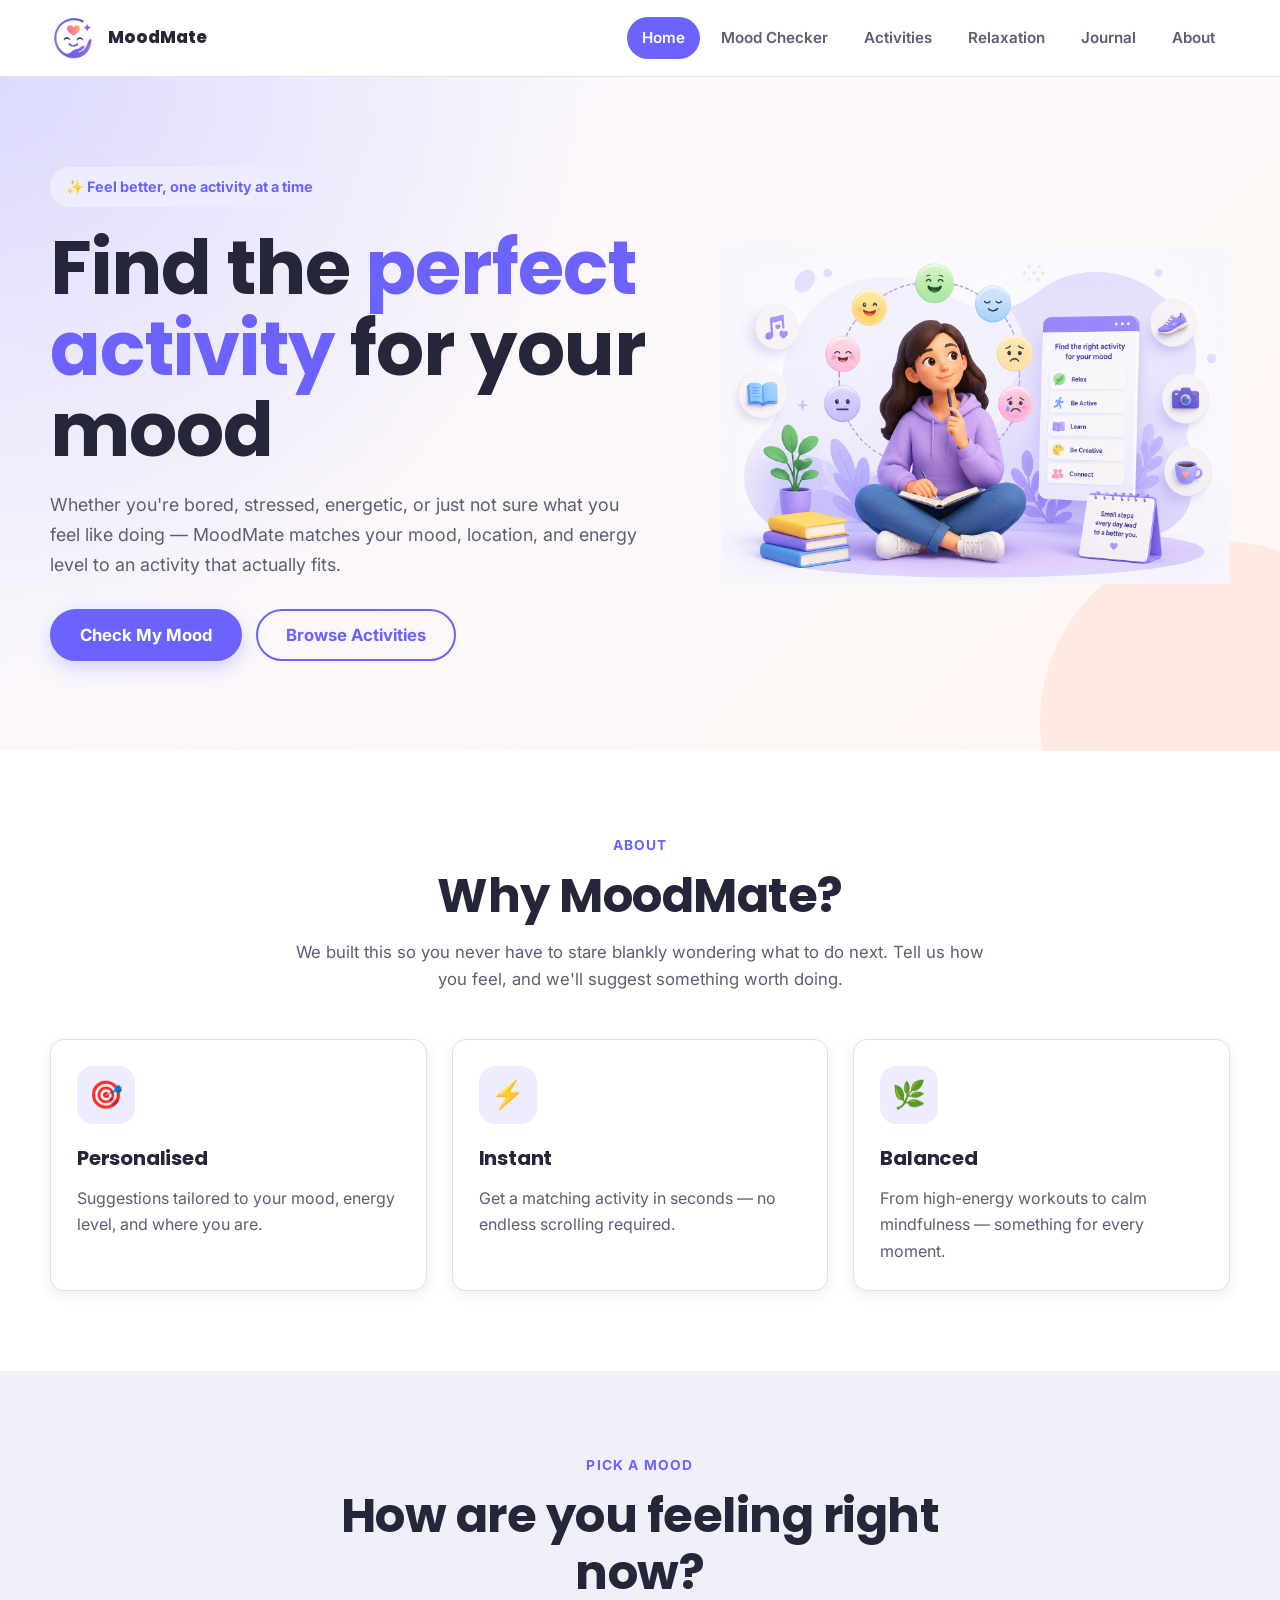
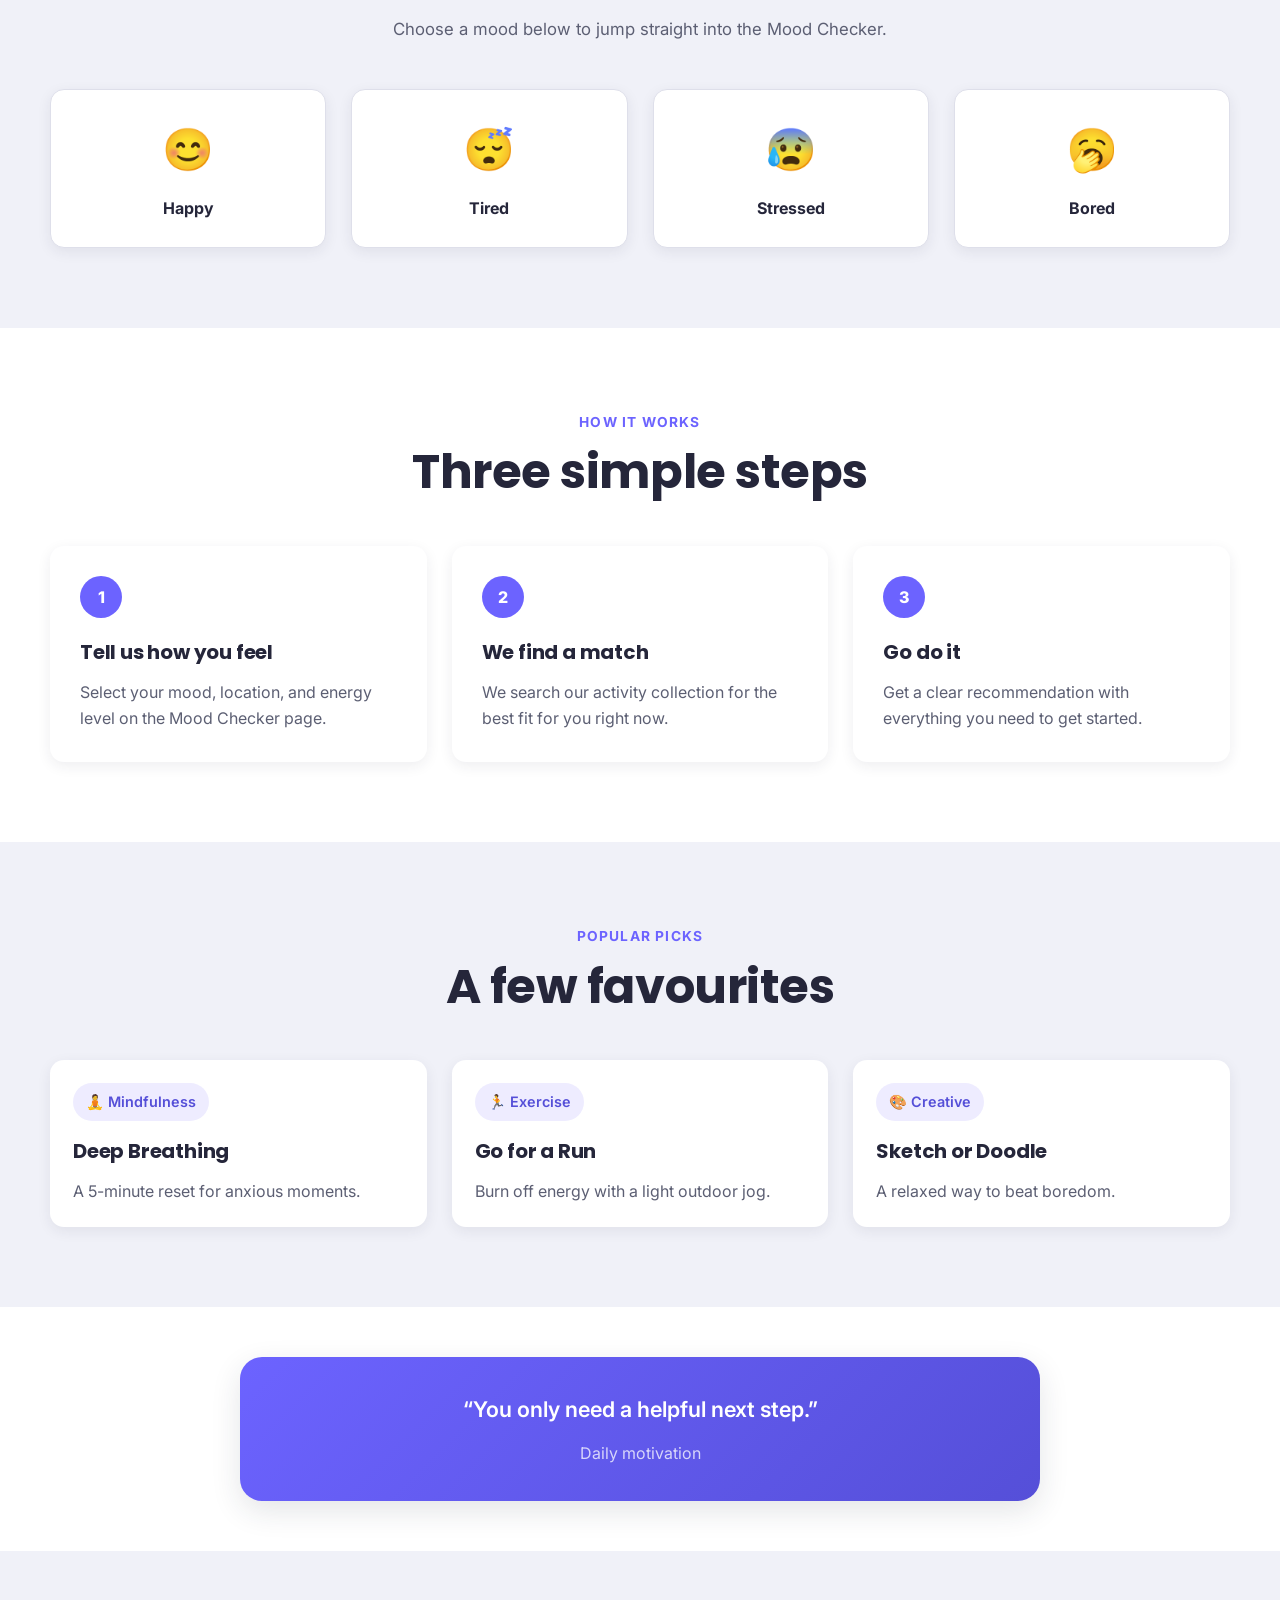
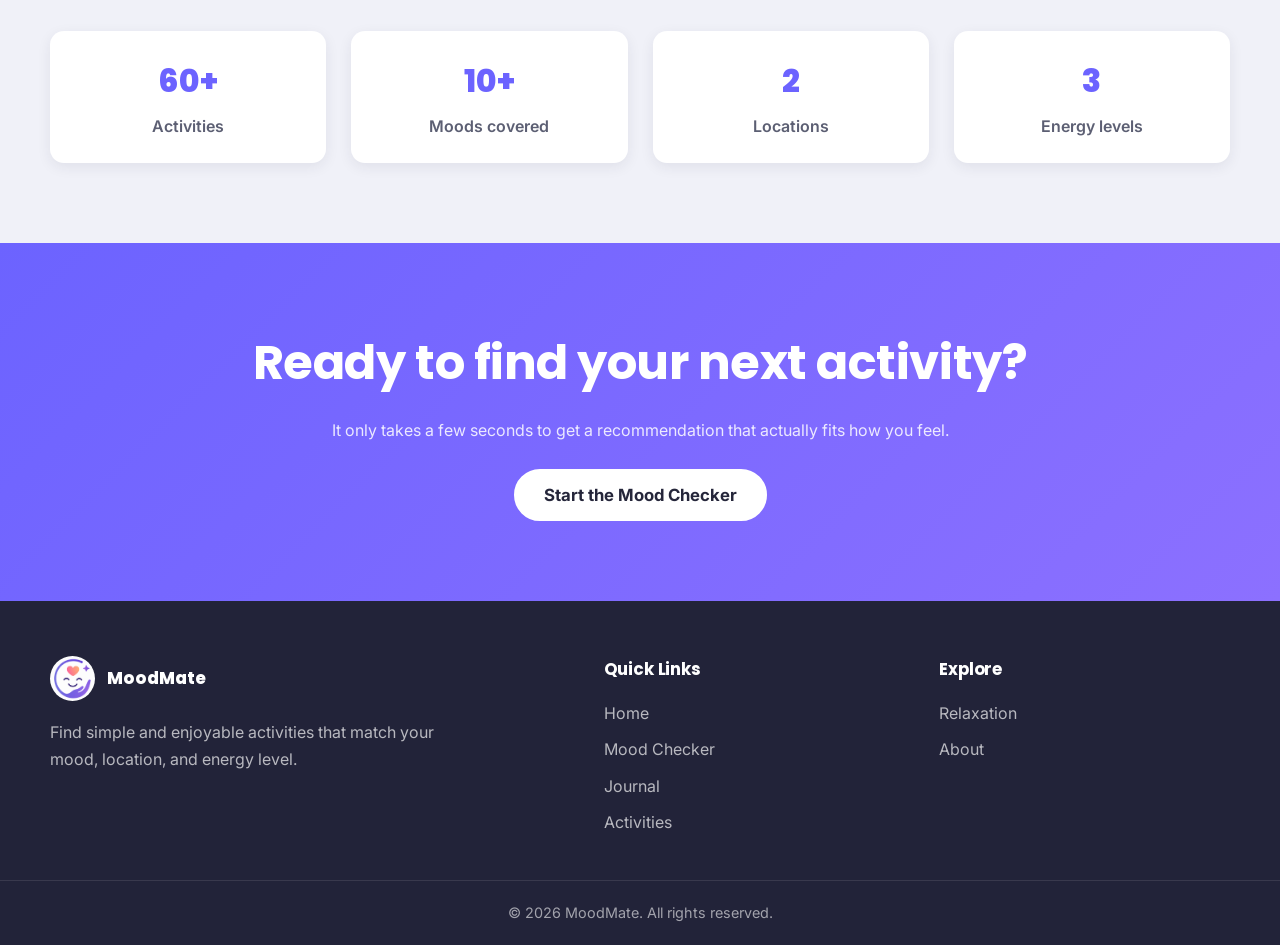
<file: index.html>
<!DOCTYPE html>
<html lang="en">
 <head>
  <meta charset="utf-8">
  <meta content="width=device-width, initial-scale=1.0" name="viewport">
  <meta content="Find activities that match your mood, location, and energy level in seconds." name="description">
  <meta content="MoodMate" name="author">
  <title>
   Home | MoodMate
  </title>

<link rel="icon" type="image/png" sizes="32x32" href="images/logo.png">
  <link rel="icon" type="image/png" sizes="16x16" href="images/logo.png">
  <link rel="apple-touch-icon" href="images/logo.png">
  <link rel="shortcut icon" href="images/logo.png">
  
  <link href="https://fonts.googleapis.com" rel="preconnect">
  <link crossorigin href="https://fonts.gstatic.com" rel="preconnect">
  <link href="https://fonts.googleapis.com/css2?family=Poppins:wght@500;600;700;800&family=Inter:wght@400;500;600;700&display=swap" rel="stylesheet">
  <link href="css/style.css" rel="stylesheet">
 </head>
 <body>
  <div class="site-wrapper">
   <header class="site-header">
    <div class="container navbar-container">
     <a aria-label="Go to home page" class="site-logo" href="index.html">
      <img alt="MoodMate logo" class="site-logo-image" src="images/logo.png">
      <span class="site-logo-text">
       MoodMate
      </span>
     </a>
     <button aria-controls="mainNavigation" aria-expanded="false" aria-label="Open navigation menu" class="mobile-menu-button" id="mobileMenuButton" type="button">
      <span class="menu-line">
      </span>
      <span class="menu-line">
      </span>
      <span class="menu-line">
      </span>
     </button>
     <nav aria-label="Main navigation" class="main-navigation" id="mainNavigation">
      <ul class="navigation-list">
       <li class="navigation-item">
        <a class="nav-link active" href="index.html">
         Home
        </a>
       </li>
       <li class="navigation-item">
        <a class="nav-link" href="mood-checker.html">
         Mood Checker
        </a>
       </li>
       <li class="navigation-item">
        <a class="nav-link" href="activities.html">
         Activities
        </a>
       </li>
       <li class="navigation-item">
        <a class="nav-link" href="relaxation.html">
         Relaxation
        </a>
       </li>
       <li class="navigation-item">
        <a class="nav-link" href="journal.html">
         Journal
        </a>
       </li>
       <li class="navigation-item">
        <a class="nav-link" href="about.html">
         About
        </a>
       </li>
      </ul>
     </nav>
    </div>
   </header>
   <main>
    <!-- Hero -->
    <section class="hero">
     <div class="container hero-content">
      <div class="hero-text">
       <span class="hero-badge">
        ✨ Feel better, one activity at a time
       </span>
       <h1 class="hero-title">
        Find the
        <span class="hero-title-highlight">
         perfect activity
        </span>
        for your mood
       </h1>
       <p class="hero-description">
        Whether you're bored, stressed, energetic, or just not sure what you feel like doing &mdash;
                    MoodMate matches your mood, location, and energy level to an activity
                    that actually fits.
       </p>
       <div class="hero-actions">
        <a class="button button-primary button-large" href="mood-checker.html">
         Check My Mood
        </a>
        <a class="button button-outline button-large" href="activities.html">
         Browse Activities
        </a>
       </div>
      </div>
      <div class="hero-image-wrapper">
       <img alt="Illustration of a smiling face card surrounded by activity chips" class="hero-image" src="images/hero.png">
      </div>
     </div>
    </section>
    <!-- Recently Viewed -->
    <section class="page-section-small section-background hidden" id="recentActivitySection">
     <div class="container">
      <div class="result-card" id="recentActivityCard">
      </div>
     </div>
    </section>
    <!-- About -->
    <section class="page-section section-background">
     <div class="container">
      <div class="section-header">
       <span class="section-label">
        About
       </span>
       <h2 class="section-title">
        Why MoodMate?
       </h2>
       <p class="section-description">
        We built this so you never have to stare blankly wondering what to do next.
                    Tell us how you feel, and we'll suggest something worth doing.
       </p>
      </div>
      <div class="grid grid-three">
       <div class="card">
        <div class="card-icon">
         🎯
        </div>
        <h3 class="card-title">
         Personalised
        </h3>
        <p class="card-description">
         Suggestions tailored to your mood, energy level, and where you are.
        </p>
       </div>
       <div class="card">
        <div class="card-icon">
         ⚡
        </div>
        <h3 class="card-title">
         Instant
        </h3>
        <p class="card-description">
         Get a matching activity in seconds &mdash; no endless scrolling required.
        </p>
       </div>
       <div class="card">
        <div class="card-icon">
         🌿
        </div>
        <h3 class="card-title">
         Balanced
        </h3>
        <p class="card-description">
         From high-energy workouts to calm mindfulness &mdash; something for every moment.
        </p>
       </div>
      </div>
     </div>
    </section>
    <!-- Mood picker preview -->
    <section class="page-section section-soft">
     <div class="container">
      <div class="section-header">
       <span class="section-label">
        Pick a mood
       </span>
       <h2 class="section-title">
        How are you feeling right now?
       </h2>
       <p class="section-description">
        Choose a mood below to jump straight into the Mood Checker.
       </p>
      </div>
      <div class="grid grid-four">
       <a class="mood-card" href="mood-checker.html">
        <div class="mood-icon">
         😊
        </div>
        <div class="mood-name">
         Happy
        </div>
       </a>
       <a class="mood-card" href="mood-checker.html">
        <div class="mood-icon">
         😴
        </div>
        <div class="mood-name">
         Tired
        </div>
       </a>
       <a class="mood-card" href="mood-checker.html">
        <div class="mood-icon">
         😰
        </div>
        <div class="mood-name">
         Stressed
        </div>
       </a>
       <a class="mood-card" href="mood-checker.html">
        <div class="mood-icon">
         🥱
        </div>
        <div class="mood-name">
         Bored
        </div>
       </a>
      </div>
     </div>
    </section>
    <!-- How it works -->
    <section class="page-section section-background">
     <div class="container">
      <div class="section-header">
       <span class="section-label">
        How it works
       </span>
       <h2 class="section-title">
        Three simple steps
       </h2>
      </div>
      <div class="grid grid-three steps-grid">
       <div class="step-card">
        <h3 class="card-title">
         Tell us how you feel
        </h3>
        <p class="card-description">
         Select your mood, location, and energy level on the Mood Checker page.
        </p>
       </div>
       <div class="step-card">
        <h3 class="card-title">
         We find a match
        </h3>
        <p class="card-description">
         We search our activity collection for the best fit for you right now.
        </p>
       </div>
       <div class="step-card">
        <h3 class="card-title">
         Go do it
        </h3>
        <p class="card-description">
         Get a clear recommendation with everything you need to get started.
        </p>
       </div>
      </div>
     </div>
    </section>
    <!-- Featured activities -->
    <section class="page-section section-soft">
     <div class="container">
      <div class="section-header">
       <span class="section-label">
        Popular picks
       </span>
       <h2 class="section-title">
        A few favourites
       </h2>
      </div>
      <div class="grid grid-three">
       <div class="featured-card">
        <div class="featured-card-content">
         <span class="detail-badge">
          🧘 Mindfulness
         </span>
         <h3 class="card-title" style="margin-top:14px;">
          Deep Breathing
         </h3>
         <p class="card-description">
          A 5-minute reset for anxious moments.
         </p>
        </div>
       </div>
       <div class="featured-card">
        <div class="featured-card-content">
         <span class="detail-badge">
          🏃 Exercise
         </span>
         <h3 class="card-title" style="margin-top:14px;">
          Go for a Run
         </h3>
         <p class="card-description">
          Burn off energy with a light outdoor jog.
         </p>
        </div>
       </div>
       <div class="featured-card">
        <div class="featured-card-content">
         <span class="detail-badge">
          🎨 Creative
         </span>
         <h3 class="card-title" style="margin-top:14px;">
          Sketch or Doodle
         </h3>
         <p class="card-description">
          A relaxed way to beat boredom.
         </p>
        </div>
       </div>
      </div>
     </div>
    </section>
    <!-- Quote -->
    <section class="page-section-small section-background">
     <div class="container">
      <div class="quote-box">
       <p class="quote-text" id="dailyQuote">
        "Take care of your body. It's the only place you have to live."
       </p>
       <p class="quote-label">
        Daily motivation
       </p>
      </div>
     </div>
    </section>
    <!-- Benefits -->
    <section class="page-section section-soft">
     <div class="container grid grid-four">
      <div class="info-card">
       <span class="info-card-number">
        60+
       </span>
       <span class="info-card-label">
        Activities
       </span>
      </div>
      <div class="info-card">
       <span class="info-card-number">
        10+
       </span>
       <span class="info-card-label">
        Moods covered
       </span>
      </div>
      <div class="info-card">
       <span class="info-card-number">
        2
       </span>
       <span class="info-card-label">
        Locations
       </span>
      </div>
      <div class="info-card">
       <span class="info-card-number">
        3
       </span>
       <span class="info-card-label">
        Energy levels
       </span>
      </div>
     </div>
    </section>
    <!-- CTA -->
    <section class="page-section cta-section">
     <div class="container">
      <h2 class="cta-title">
       Ready to find your next activity?
      </h2>
      <p class="cta-description">
       It only takes a few seconds to get a recommendation that actually fits how you feel.
      </p>
      <a class="button button-light button-large" href="mood-checker.html">
       Start the Mood Checker
      </a>
     </div>
    </section>
   </main>
   <footer class="site-footer">
    <div class="container footer-container">
     <div class="footer-section footer-about">
      <a aria-label="Go to home page" class="footer-logo" href="index.html">
       <img alt="MoodMate logo" class="footer-logo-image" src="images/logo.png">
       <span class="footer-logo-text">
        MoodMate
       </span>
      </a>
      <p class="footer-description">
       Find simple and enjoyable activities that match your mood, location, and energy level.
      </p>
     </div>
     <div class="footer-section">
      <h2 class="footer-heading">
       Quick Links
      </h2>
      <ul class="footer-links">
       <li>
        <a href="index.html">
         Home
        </a>
       </li>
       <li>
        <a href="mood-checker.html">
         Mood Checker
        </a>
       </li>
       <li>
        <a href="journal.html">
         Journal
        </a>
       </li>
       <li>
        <a href="activities.html">
         Activities
        </a>
       </li>
      </ul>
     </div>
     <div class="footer-section">
      <h2 class="footer-heading">
       Explore
      </h2>
      <ul class="footer-links">
       <li>
        <a href="relaxation.html">
         Relaxation
        </a>
       </li>
       <li>
        <a href="about.html">
         About
        </a>
       </li>
      </ul>
     </div>
    </div>
    <div class="footer-bottom">
     <div class="container">
      <p>
       &copy;
       <span id="currentYear">
       </span>
       MoodMate. All rights reserved.
      </p>
     </div>
    </div>
   </footer>
  </div>
  <script src="js/main.js">
  </script>
 </body>
</html>
</file>
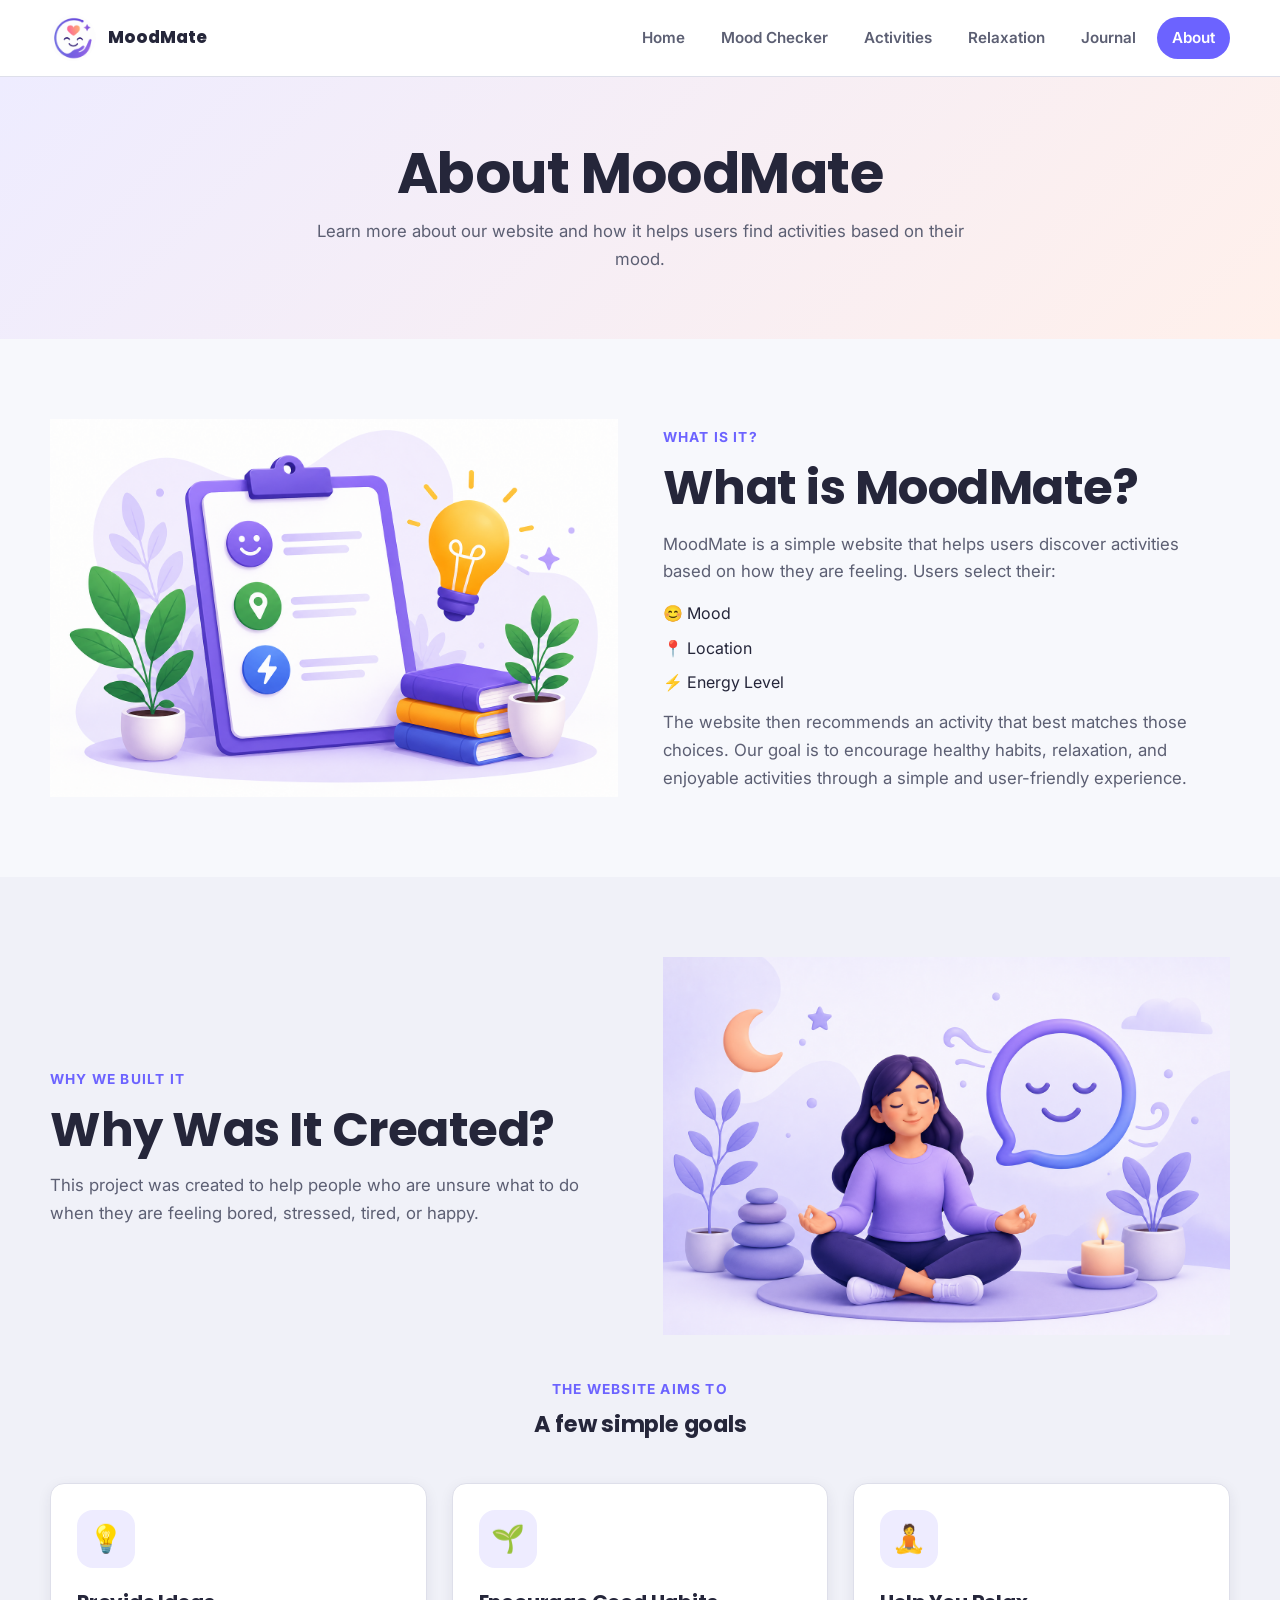
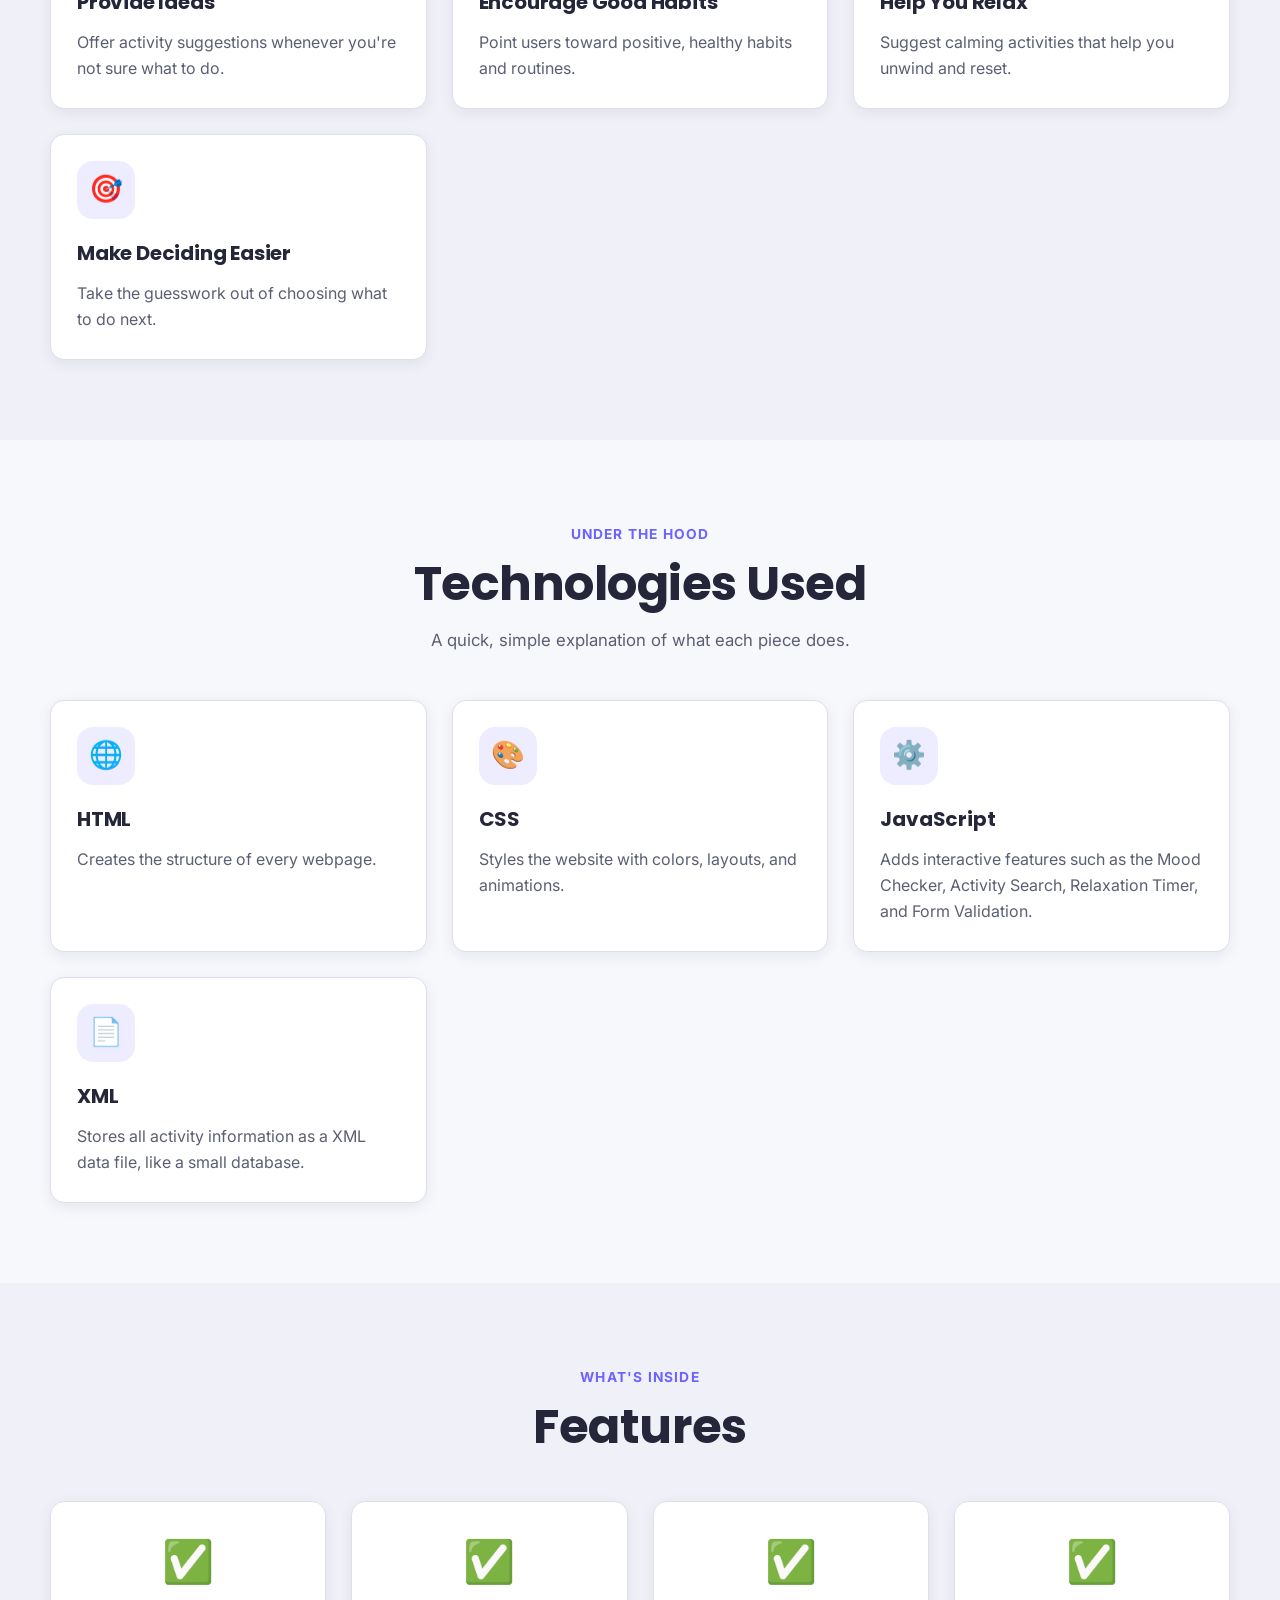
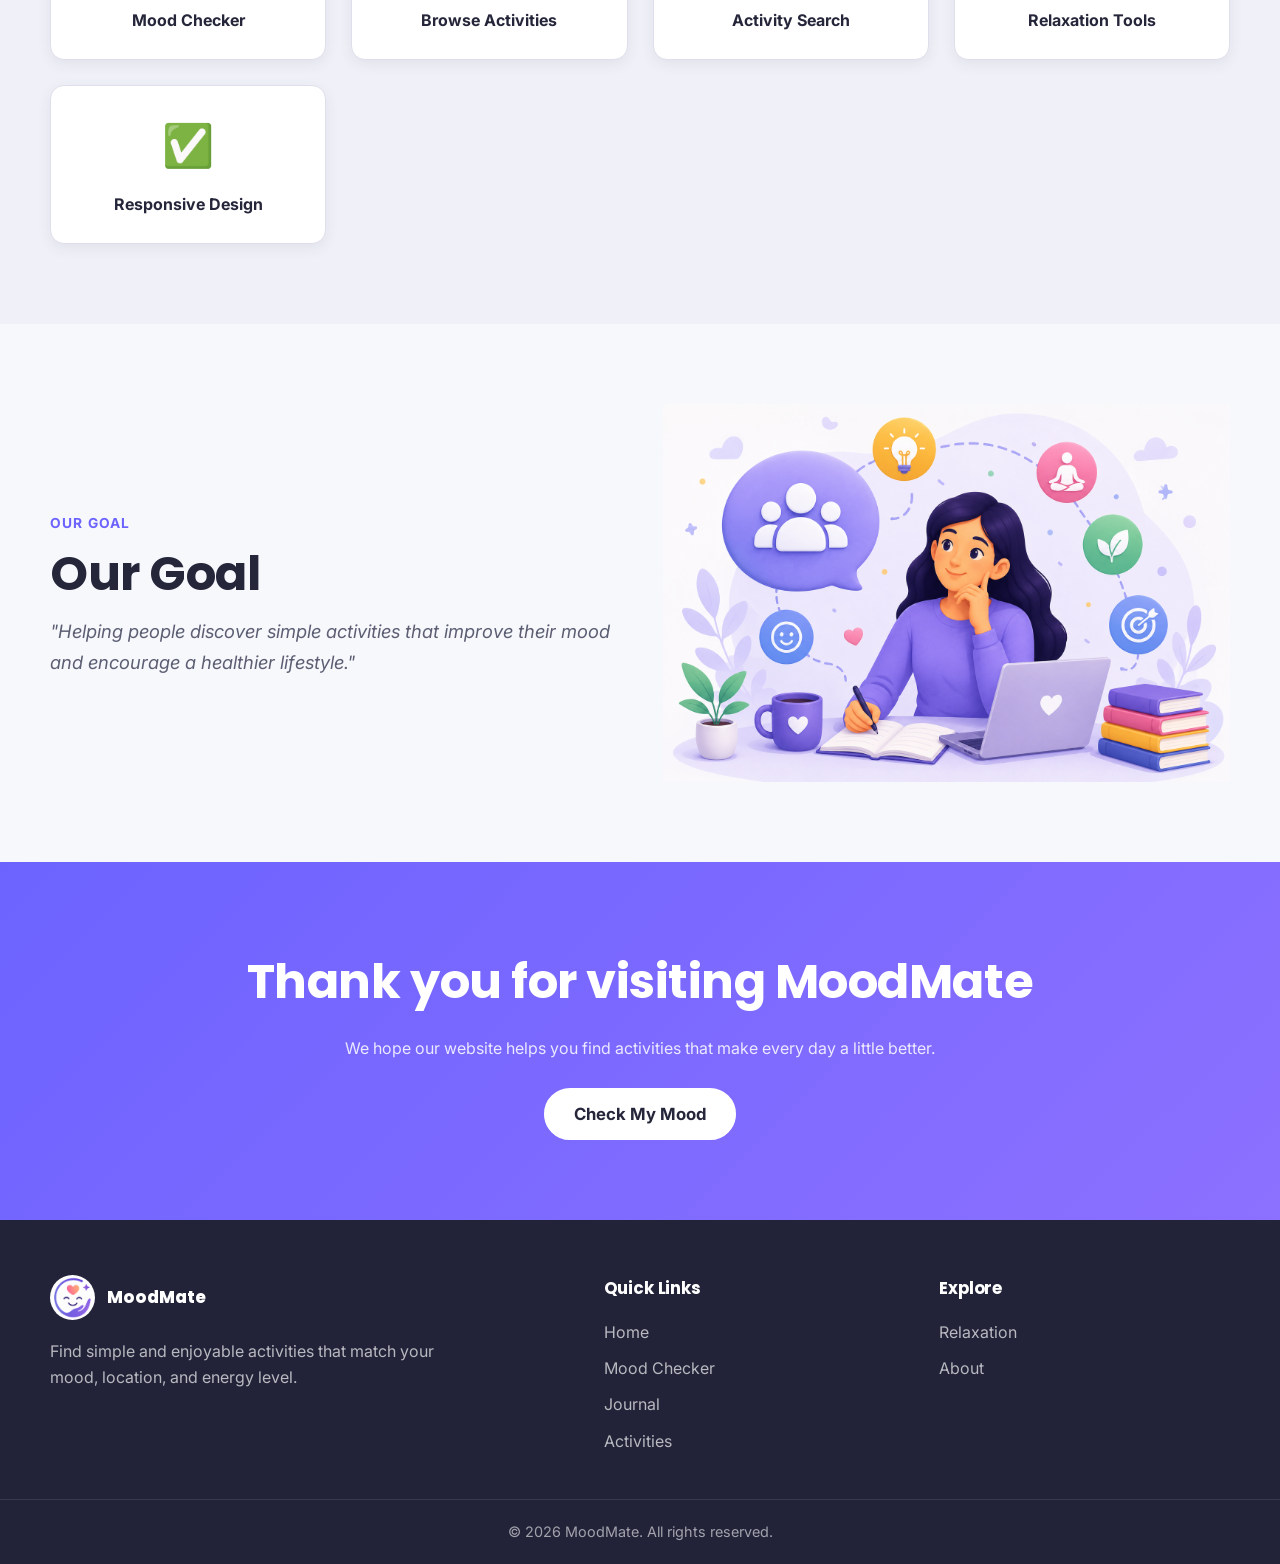
<file: about.html>
<!DOCTYPE html>
<html lang="en">
 <head>
  <meta charset="utf-8">
  <meta content="width=device-width, initial-scale=1.0" name="viewport">
  <meta content="Learn more about the MoodMate, how it works, and the technologies behind it." name="description">
  <meta content="MoodMate" name="author">
  <title>
   About | MoodMate
  </title>

<link rel="icon" type="image/png" sizes="32x32" href="images/logo.png">
  <link rel="icon" type="image/png" sizes="16x16" href="images/logo.png">
  <link rel="apple-touch-icon" href="images/logo.png">
  <link rel="shortcut icon" href="images/logo.png">
  
  <link href="https://fonts.googleapis.com" rel="preconnect">
  <link crossorigin href="https://fonts.gstatic.com" rel="preconnect">
  <link href="https://fonts.googleapis.com/css2?family=Poppins:wght@500;600;700;800&family=Inter:wght@400;500;600;700&display=swap" rel="stylesheet">
  <link href="css/style.css" rel="stylesheet">
 </head>
 <body>
  <div class="site-wrapper">
   <header class="site-header">
    <div class="container navbar-container">
     <a aria-label="Go to home page" class="site-logo" href="index.html">
      <img alt="MoodMate logo" class="site-logo-image" src="images/logo.png">
      <span class="site-logo-text">
       MoodMate
      </span>
     </a>
     <button aria-controls="mainNavigation" aria-expanded="false" aria-label="Open navigation menu" class="mobile-menu-button" id="mobileMenuButton" type="button">
      <span class="menu-line">
      </span>
      <span class="menu-line">
      </span>
      <span class="menu-line">
      </span>
     </button>
     <nav aria-label="Main navigation" class="main-navigation" id="mainNavigation">
      <ul class="navigation-list">
       <li class="navigation-item">
        <a class="nav-link" href="index.html">
         Home
        </a>
       </li>
       <li class="navigation-item">
        <a class="nav-link" href="mood-checker.html">
         Mood Checker
        </a>
       </li>
       <li class="navigation-item">
        <a class="nav-link" href="activities.html">
         Activities
        </a>
       </li>
       <li class="navigation-item">
        <a class="nav-link" href="relaxation.html">
         Relaxation
        </a>
       </li>
       <li class="navigation-item">
        <a class="nav-link" href="journal.html">
         Journal
        </a>
       </li>
       <li class="navigation-item">
        <a class="nav-link active" href="about.html">
         About
        </a>
       </li>
      </ul>
     </nav>
    </div>
   </header>
   <main>
    <!-- Hero -->
    <section class="page-hero">
     <div class="container">
      <h1 class="page-hero-title">
       About MoodMate
      </h1>
      <p class="page-hero-description">
       Learn more about our website and how it helps users find activities based on their mood.
      </p>
     </div>
    </section>
    <!-- What is it -->
    <section class="page-section">
     <div class="container relaxation-intro">
      <img alt="Illustration of a clipboard with mood, location, and energy icons" class="relaxation-image" src="images/about-what.png">
      <div>
       <span class="section-label">
        What is it?
       </span>
       <h2 class="section-title">
        What is MoodMate?
       </h2>
       <p class="section-description">
        MoodMate is a simple website that helps users discover activities based on how they are feeling.
                    Users select their:
       </p>
       <ul class="footer-links" style="margin-top:14px; display:flex; flex-direction:column; gap:8px;">
        <li>
         😊 Mood
        </li>
        <li>
         📍 Location
        </li>
        <li>
         ⚡ Energy Level
        </li>
       </ul>
       <p class="section-description" style="margin-top:14px;">
        The website then recommends an activity that best matches those choices. Our goal is to encourage
                    healthy habits, relaxation, and enjoyable activities through a simple and user-friendly experience.
       </p>
      </div>
     </div>
    </section>
    <!-- Why created -->
    <section class="page-section section-soft">
     <div class="container relaxation-intro">
      <div>
       <span class="section-label">
        Why we built it
       </span>
       <h2 class="section-title">
        Why Was It Created?
       </h2>
       <p class="section-description">
        This project was created to help people who are unsure what to do when they are feeling bored,
                    stressed, tired, or happy.
       </p>
      </div>
      <img alt="Illustration of a person calmly meditating" class="relaxation-image" src="images/about-hero.png">
     </div>
     <div class="container" style="margin-top:40px;">
      <div class="section-header">
       <span class="section-label">
        The website aims to
       </span>
       <h2 class="section-title" style="font-size:1.4rem;">
        A few simple goals
       </h2>
      </div>
      <div class="grid grid-three">
       <div class="card">
        <div class="card-icon">
         💡
        </div>
        <h3 class="card-title">
         Provide Ideas
        </h3>
        <p class="card-description">
         Offer activity suggestions whenever you're not sure what to do.
        </p>
       </div>
       <div class="card">
        <div class="card-icon">
         🌱
        </div>
        <h3 class="card-title">
         Encourage Good Habits
        </h3>
        <p class="card-description">
         Point users toward positive, healthy habits and routines.
        </p>
       </div>
       <div class="card">
        <div class="card-icon">
         🧘
        </div>
        <h3 class="card-title">
         Help You Relax
        </h3>
        <p class="card-description">
         Suggest calming activities that help you unwind and reset.
        </p>
       </div>
       <div class="card">
        <div class="card-icon">
         🎯
        </div>
        <h3 class="card-title">
         Make Deciding Easier
        </h3>
        <p class="card-description">
         Take the guesswork out of choosing what to do next.
        </p>
       </div>
       
      </div>
     </div>
    </section>
    <!-- Technologies used -->
    <section class="page-section">
     <div class="container">
      <div class="section-header">
       <span class="section-label">
        Under the hood
       </span>
       <h2 class="section-title">
        Technologies Used
       </h2>
       <p class="section-description">
        A quick, simple explanation of what each piece does.
       </p>
      </div>
      <div class="grid grid-three">
       <div class="card">
        <div class="card-icon">
         🌐
        </div>
        <h3 class="card-title">
         HTML
        </h3>
        <p class="card-description">
         Creates the structure of every webpage.
        </p>
       </div>
       <div class="card">
        <div class="card-icon">
         🎨
        </div>
        <h3 class="card-title">
         CSS
        </h3>
        <p class="card-description">
         Styles the website with colors, layouts, and animations.
        </p>
       </div>
       <div class="card">
        <div class="card-icon">
         ⚙️
        </div>
        <h3 class="card-title">
         JavaScript
        </h3>
        <p class="card-description">
         Adds interactive features such as the Mood Checker, Activity Search, Relaxation Timer,
                        and Form Validation.
        </p>
       </div>
       <div class="card">
        <div class="card-icon">
         📄
        </div>
        <h3 class="card-title">
         XML
        </h3>
        <p class="card-description">
         Stores all activity information as a XML data file, like a small database.
        </p>
       </div>
      </div>
     </div>
    </section>
    <!-- Features -->
    <section class="page-section section-soft">
     <div class="container">
      <div class="section-header">
       <span class="section-label">
        What's inside
       </span>
       <h2 class="section-title">
        Features
       </h2>
      </div>
      <div class="grid grid-four">
       <div class="mood-card">
        <div class="mood-icon">
         ✅
        </div>
        <div class="mood-name">
         Mood Checker
        </div>
       </div>
       <div class="mood-card">
        <div class="mood-icon">
         ✅
        </div>
        <div class="mood-name">
         Browse Activities
        </div>
       </div>
       <div class="mood-card">
        <div class="mood-icon">
         ✅
        </div>
        <div class="mood-name">
         Activity Search
        </div>
       </div>
       <div class="mood-card">
        <div class="mood-icon">
         ✅
        </div>
        <div class="mood-name">
         Relaxation Tools
        </div>
       </div>
       <div class="mood-card">
        <div class="mood-icon">
         ✅
        </div>
        <div class="mood-name">
         Responsive Design
        </div>
       </div>
      </div>
     </div>
    </section>
    <!-- Our goal -->
    <section class="page-section">
     <div class="container relaxation-intro">
      <div>
       <span class="section-label">
        Our goal
       </span>
       <h2 class="section-title">
        Our Goal
       </h2>
       <p class="section-description" style="font-size:1.15rem; font-style:italic;">
        "Helping people discover simple activities that improve their mood and encourage a healthier lifestyle."
       </p>
      </div>
      <img alt="Illustration of a person planning activities and goals" class="relaxation-image" src="images/about-goal.png">
     </div>
    </section>
    <!-- CTA / Thank you -->
    <section class="page-section cta-section">
     <div class="container">
      <h2 class="cta-title">
       Thank you for visiting MoodMate
      </h2>
      <p class="cta-description">
       We hope our website helps you find activities that make every day a little better.
      </p>
      <a class="button button-light button-large" href="mood-checker.html">
       Check My Mood
      </a>
     </div>
    </section>
   </main>
   <footer class="site-footer">
    <div class="container footer-container">
     <div class="footer-section footer-about">
      <a aria-label="Go to home page" class="footer-logo" href="index.html">
       <img alt="MoodMate logo" class="footer-logo-image" src="images/logo.png">
       <span class="footer-logo-text">
        MoodMate
       </span>
      </a>
      <p class="footer-description">
       Find simple and enjoyable activities that match your mood, location, and energy level.
      </p>
     </div>
     <div class="footer-section">
      <h2 class="footer-heading">
       Quick Links
      </h2>
      <ul class="footer-links">
       <li>
        <a href="index.html">
         Home
        </a>
       </li>
       <li>
        <a href="mood-checker.html">
         Mood Checker
        </a>
       </li>
       <li>
        <a href="journal.html">
         Journal
        </a>
       </li>
       <li>
        <a href="activities.html">
         Activities
        </a>
       </li>
      </ul>
     </div>
     <div class="footer-section">
      <h2 class="footer-heading">
       Explore
      </h2>
      <ul class="footer-links">
       <li>
        <a href="relaxation.html">
         Relaxation
        </a>
       </li>
       <li>
        <a href="about.html">
         About
        </a>
       </li>
      </ul>
     </div>
    </div>
    <div class="footer-bottom">
     <div class="container">
      <p>
       &copy;
       <span id="currentYear">
       </span>
       MoodMate. All rights reserved.
      </p>
     </div>
    </div>
   </footer>
  </div>
  <script src="js/main.js">
  </script>
 </body>
</html>
</file>
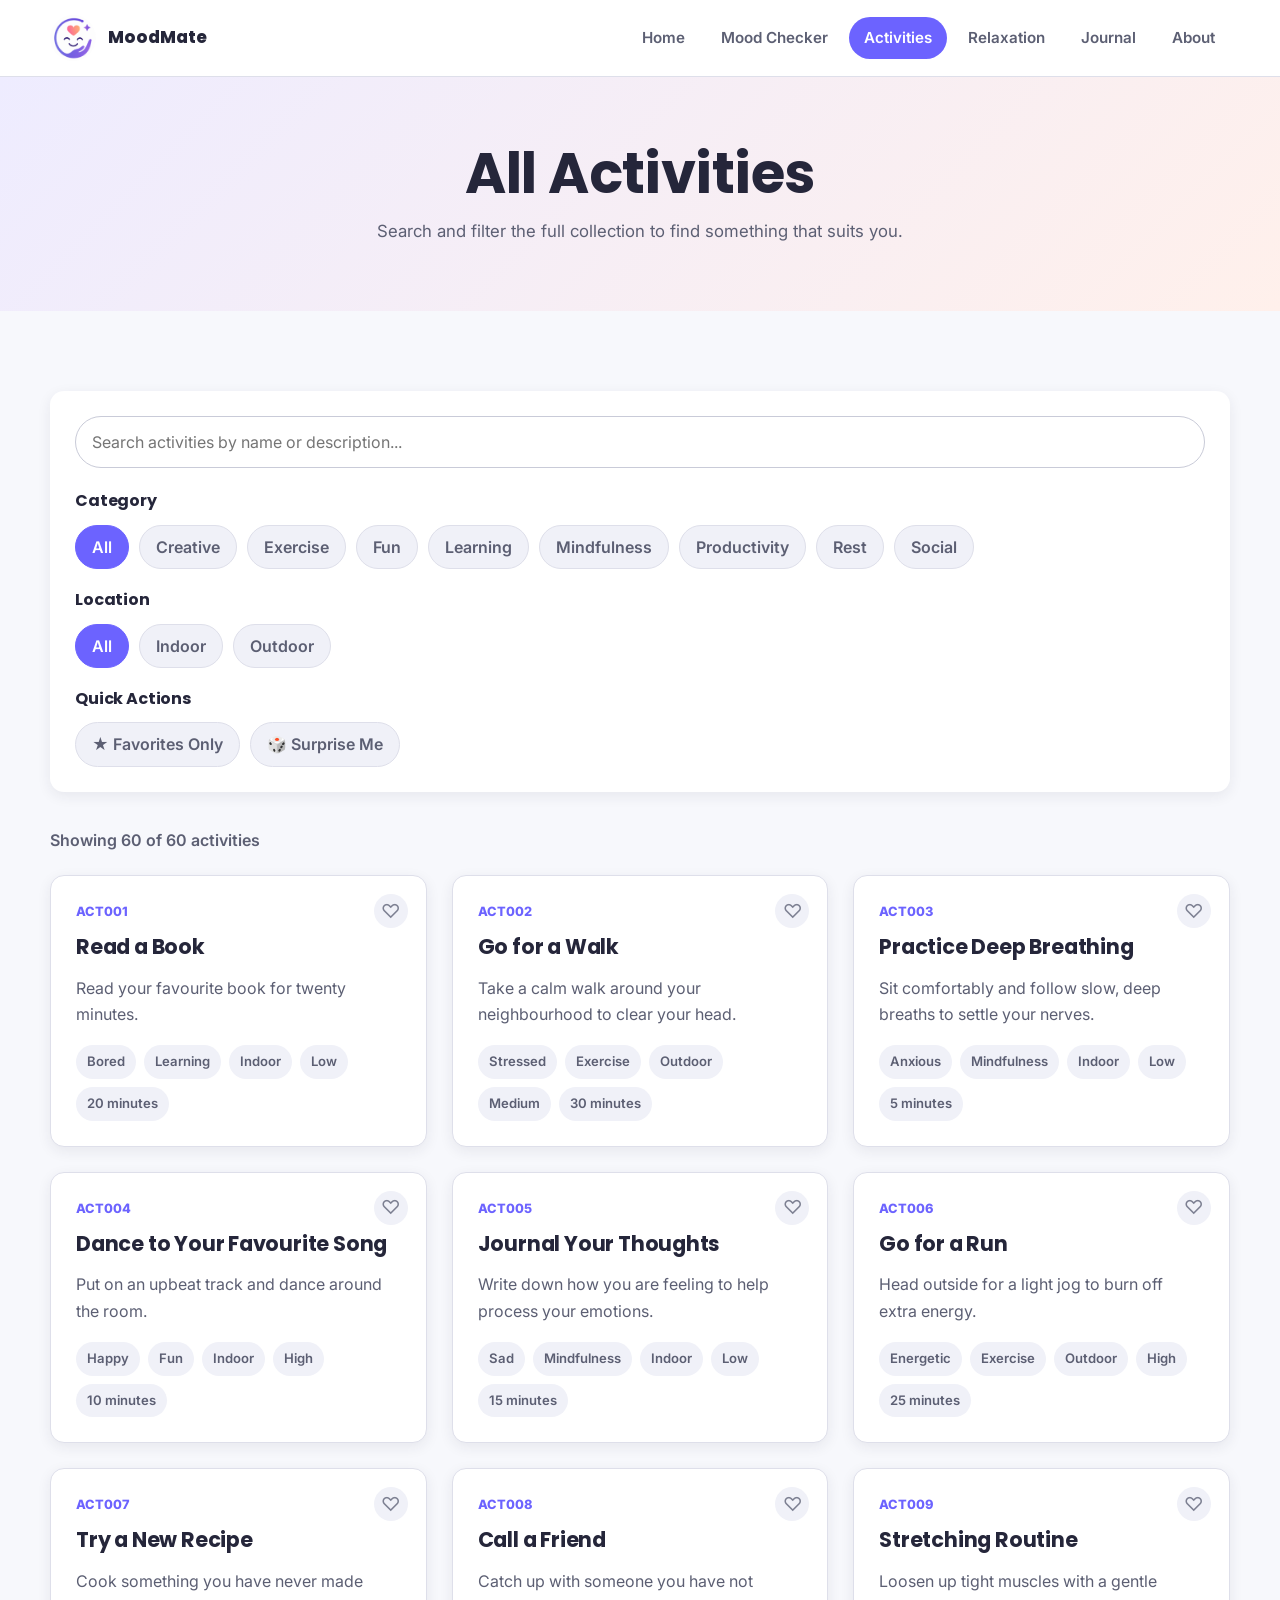
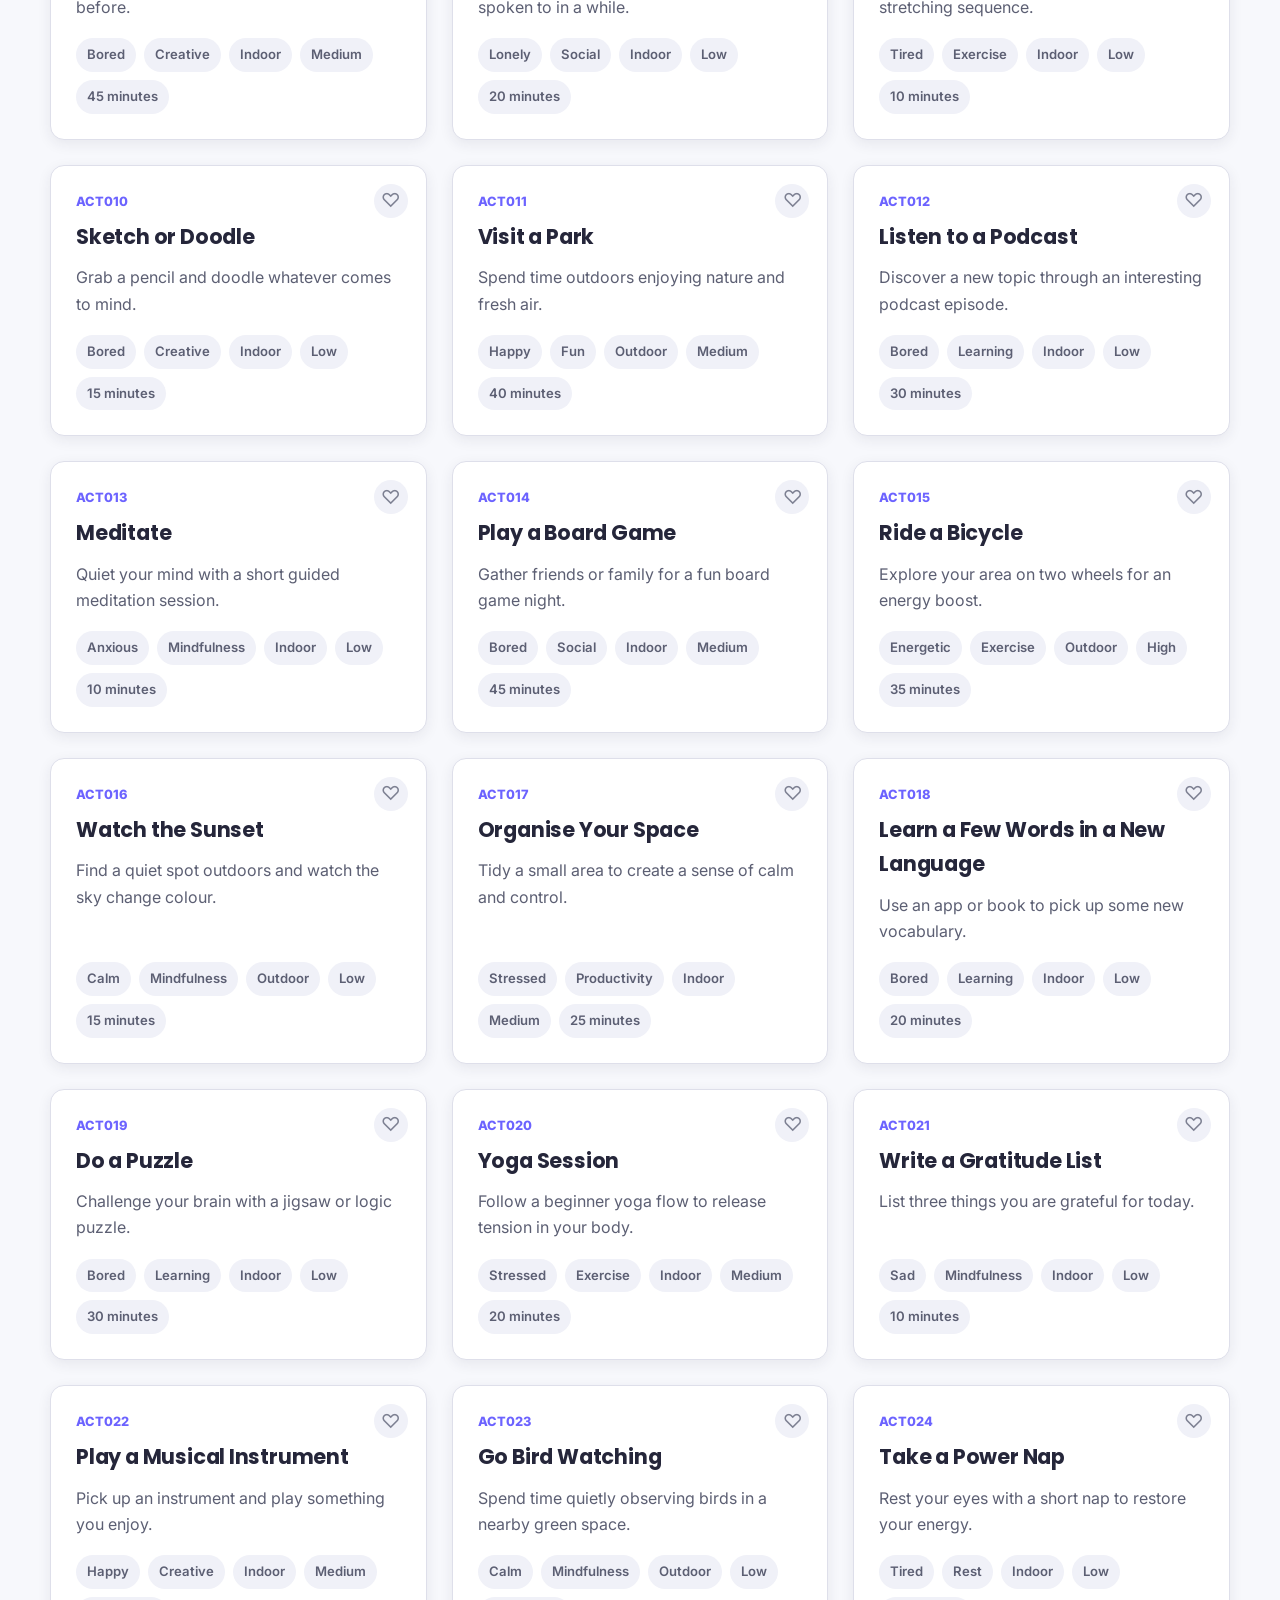
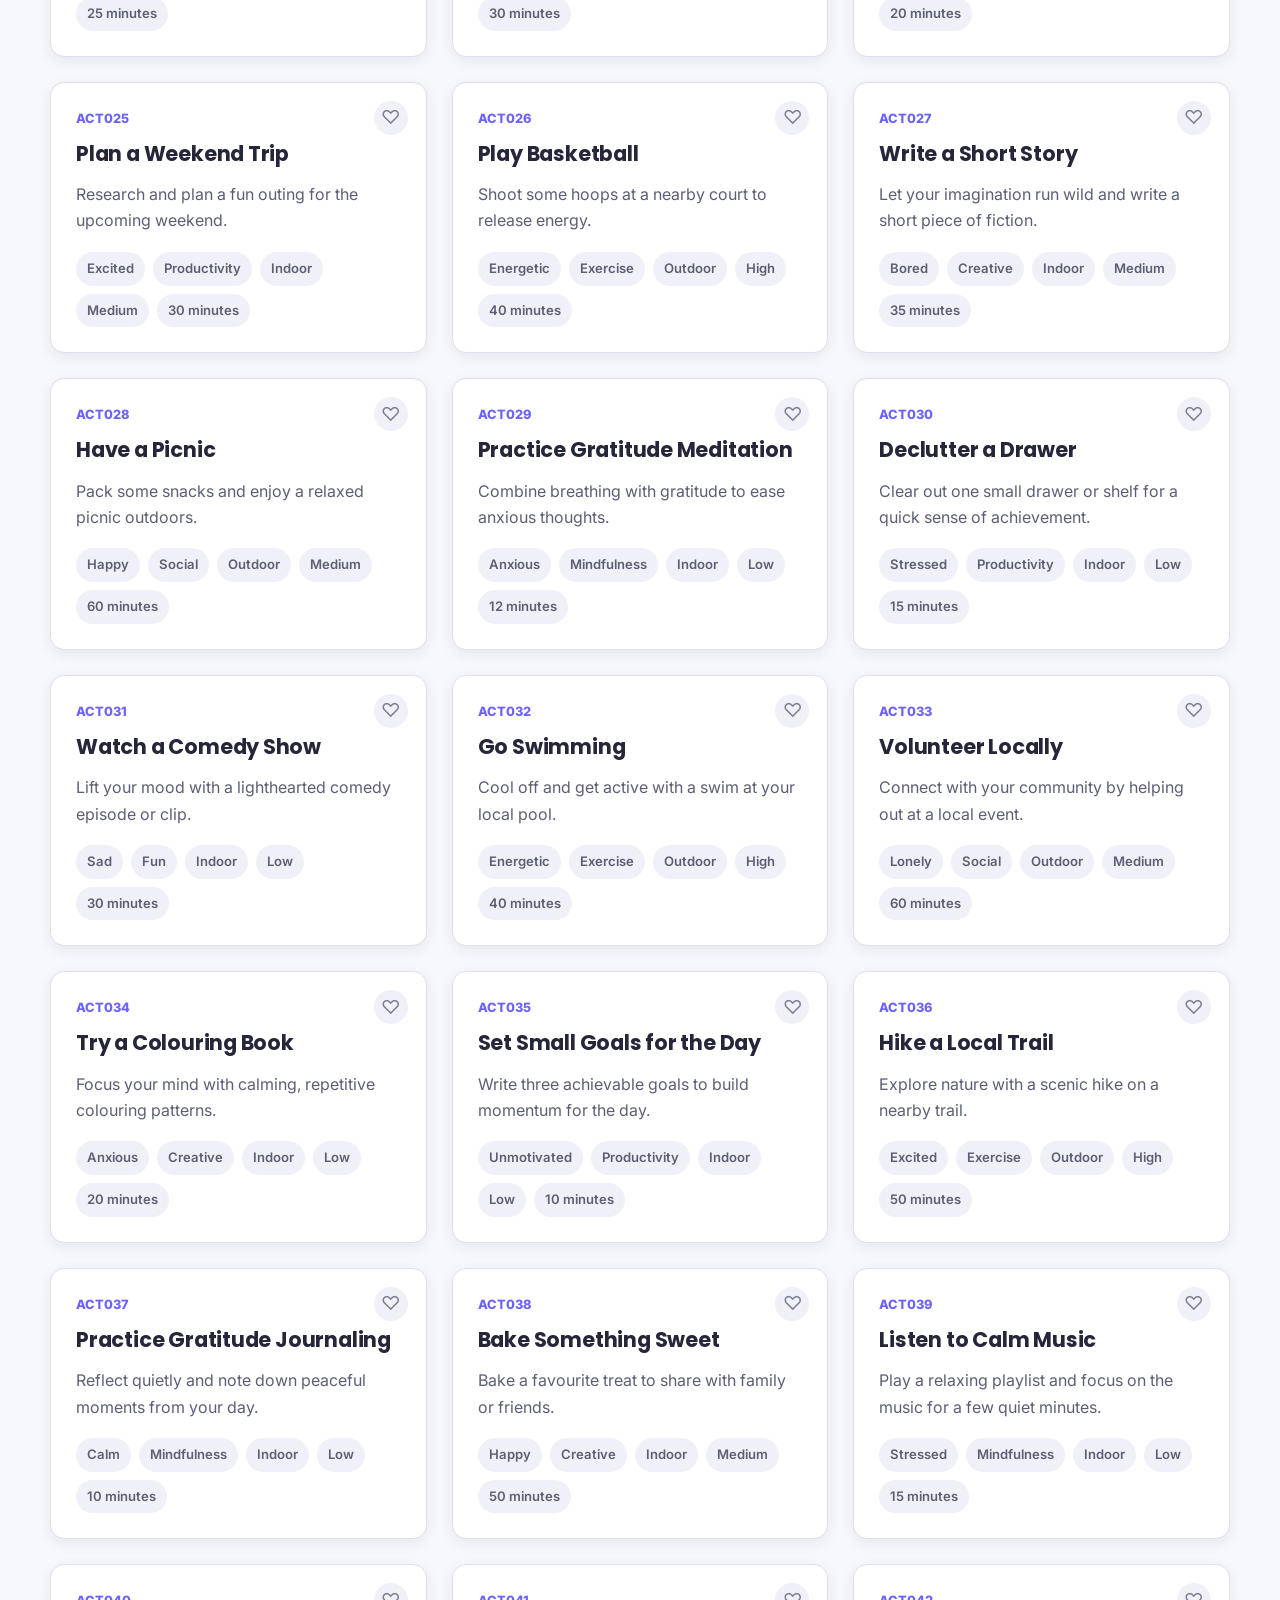
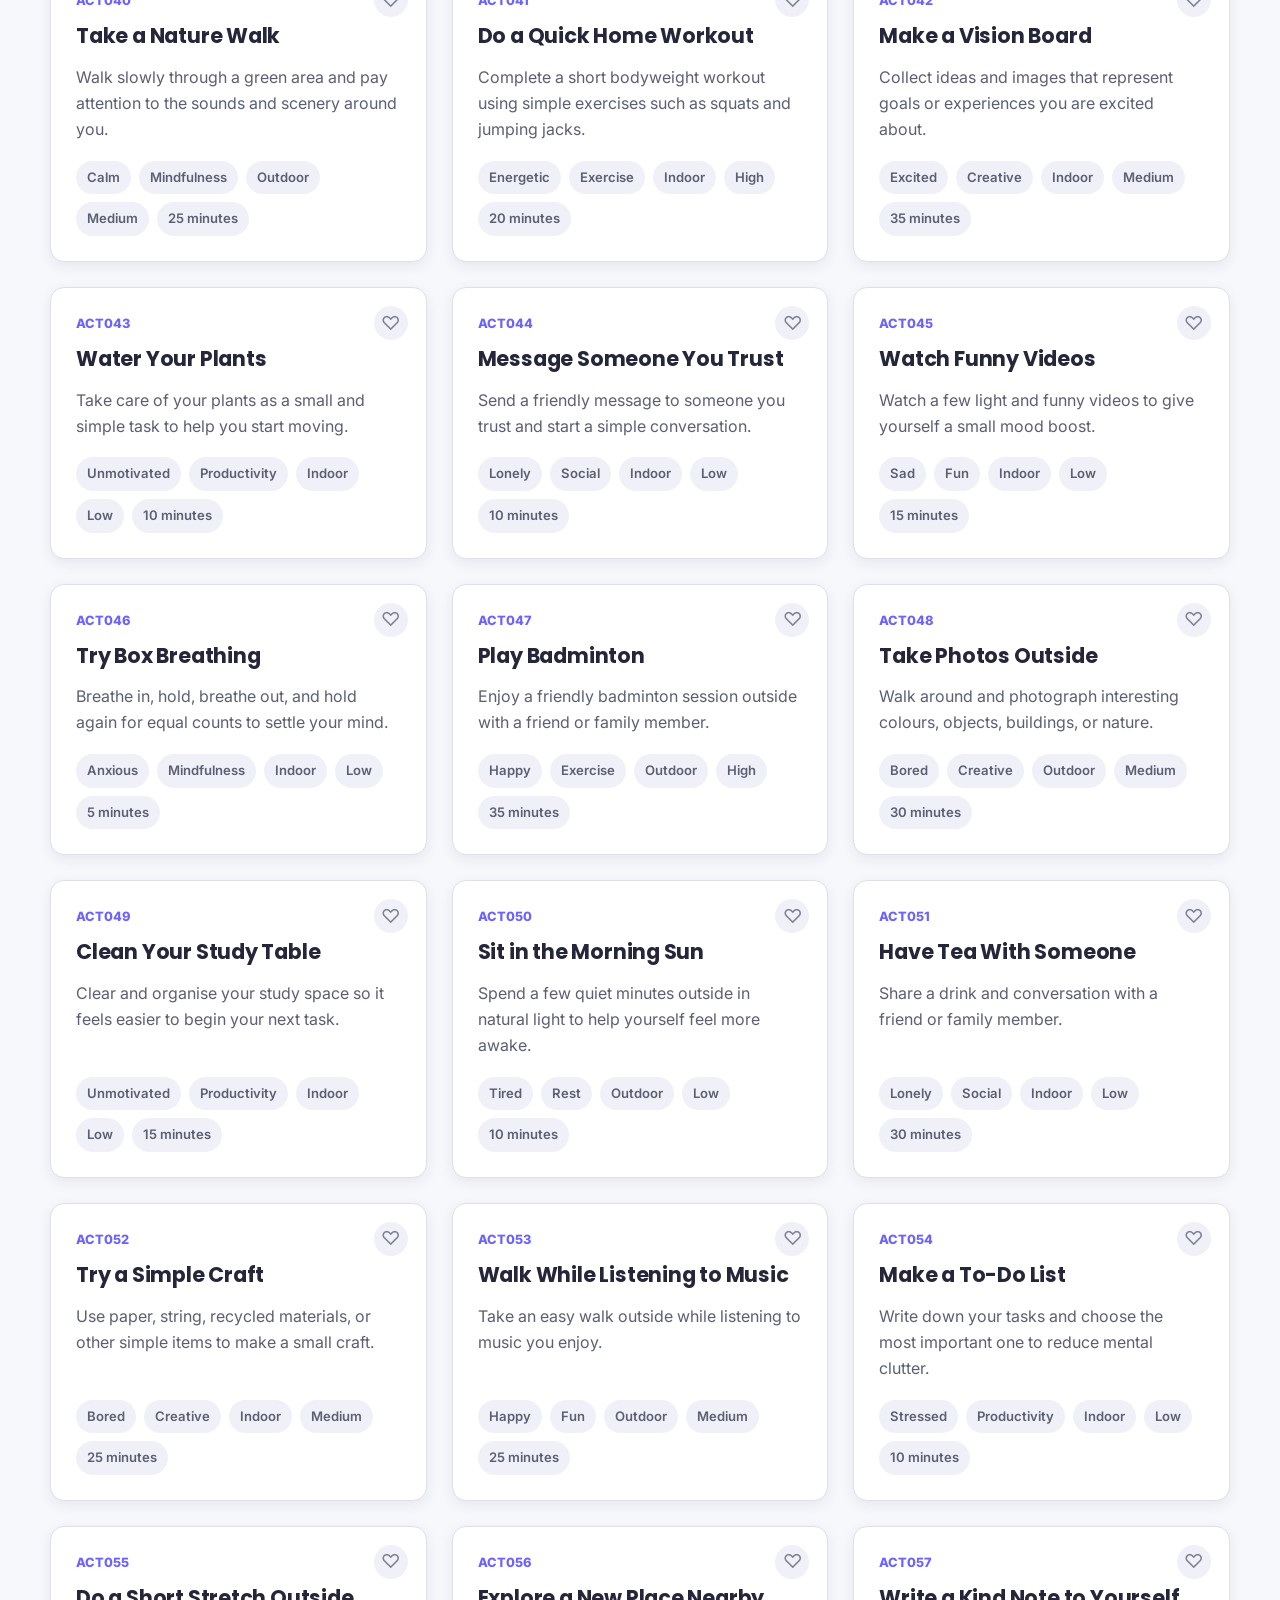
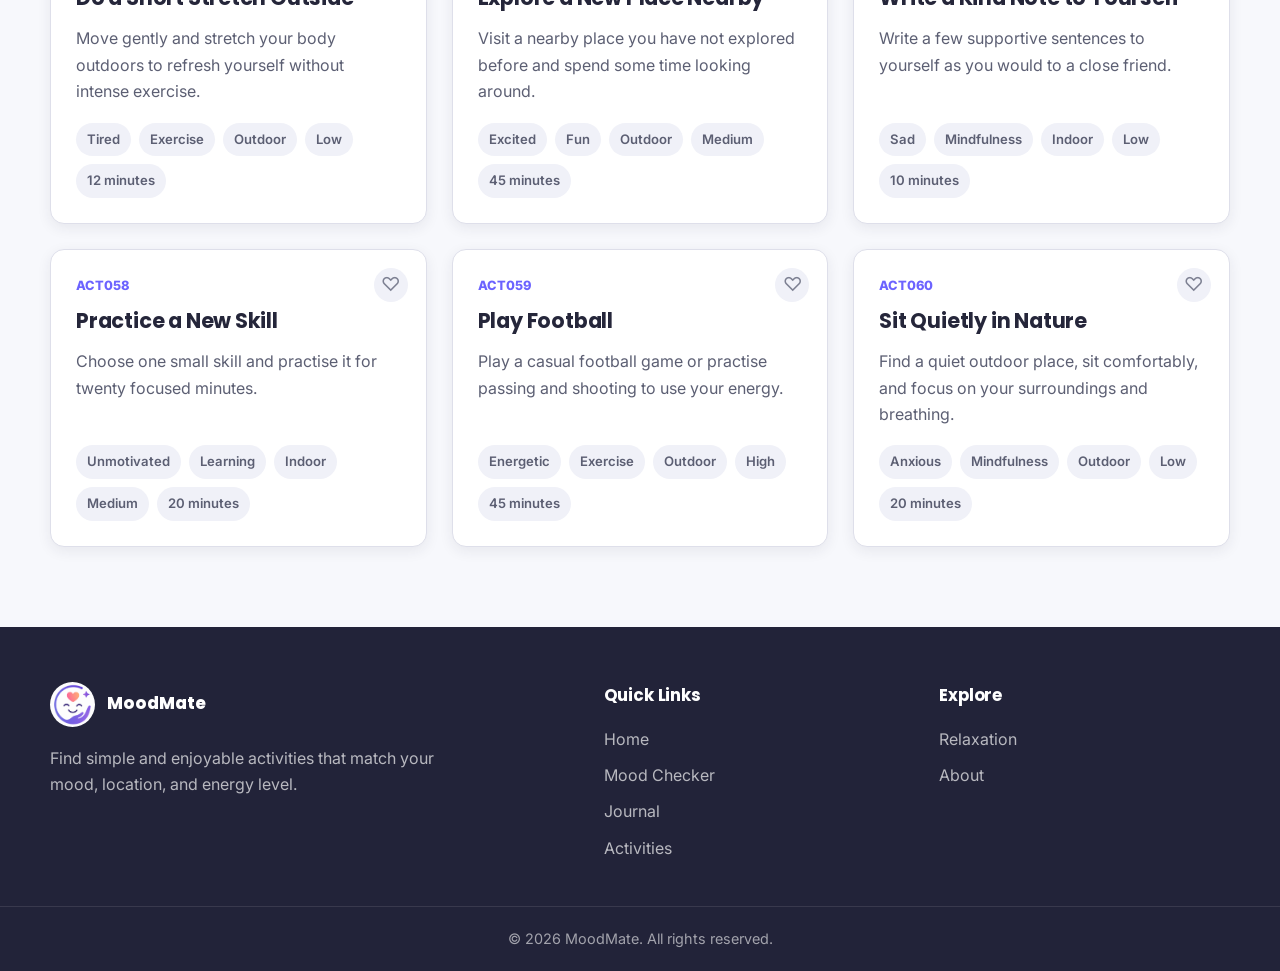
<file: activities.html>
<!DOCTYPE html>
<html lang="en">
 <head>
  <meta charset="utf-8">
  <meta content="width=device-width, initial-scale=1.0" name="viewport">
  <meta content="Browse, search, and filter the complete collection of activities." name="description">
  <meta content="MoodMate" name="author">
  <title>
   Activities | MoodMate
  </title>

<link rel="icon" type="image/png" sizes="32x32" href="images/logo.png">
  <link rel="icon" type="image/png" sizes="16x16" href="images/logo.png">
  <link rel="apple-touch-icon" href="images/logo.png">
  <link rel="shortcut icon" href="images/logo.png">
  
  <link href="https://fonts.googleapis.com" rel="preconnect">
  <link crossorigin href="https://fonts.gstatic.com" rel="preconnect">
  <link href="https://fonts.googleapis.com/css2?family=Poppins:wght@500;600;700;800&family=Inter:wght@400;500;600;700&display=swap" rel="stylesheet">
  <link href="css/style.css" rel="stylesheet">
 </head>
 <body>
  <div class="site-wrapper">
   <header class="site-header">
    <div class="container navbar-container">
     <a aria-label="Go to home page" class="site-logo" href="index.html">
      <img alt="MoodMate logo" class="site-logo-image" src="images/logo.png">
      <span class="site-logo-text">
       MoodMate
      </span>
     </a>
     <button aria-controls="mainNavigation" aria-expanded="false" aria-label="Open navigation menu" class="mobile-menu-button" id="mobileMenuButton" type="button">
      <span class="menu-line">
      </span>
      <span class="menu-line">
      </span>
      <span class="menu-line">
      </span>
     </button>
     <nav aria-label="Main navigation" class="main-navigation" id="mainNavigation">
      <ul class="navigation-list">
       <li class="navigation-item">
        <a class="nav-link" href="index.html">
         Home
        </a>
       </li>
       <li class="navigation-item">
        <a class="nav-link" href="mood-checker.html">
         Mood Checker
        </a>
       </li>
       <li class="navigation-item">
        <a class="nav-link active" href="activities.html">
         Activities
        </a>
       </li>
       <li class="navigation-item">
        <a class="nav-link" href="relaxation.html">
         Relaxation
        </a>
       </li>
       <li class="navigation-item">
        <a class="nav-link" href="journal.html">
         Journal
        </a>
       </li>
       <li class="navigation-item">
        <a class="nav-link" href="about.html">
         About
        </a>
       </li>
      </ul>
     </nav>
    </div>
   </header>
   <main>
    <section class="page-hero">
     <div class="container">
      <h1 class="page-hero-title">
       All Activities
      </h1>
      <p class="page-hero-description">
       Search and filter the full collection to find something that suits you.
      </p>
     </div>
    </section>
    <section class="page-section">
     <div class="container">
      <div class="activity-controls">
       <div class="search-wrapper">
        <input aria-label="Search activities" class="activity-search" id="activitySearch" placeholder="Search activities by name or description..." type="text">
       </div>
       <div class="filter-group">
        <h3 class="filter-heading">
         Category
        </h3>
        <div class="filter-buttons" data-filter-type="category" id="categoryFilters">
         <button class="filter-button active" data-value="all" type="button">
          All
         </button>
        </div>
       </div>
       <div class="filter-group">
        <h3 class="filter-heading">
         Location
        </h3>
        <div class="filter-buttons" data-filter-type="location" id="locationFilters">
         <button class="filter-button active" data-value="all" type="button">
          All
         </button>
         <button class="filter-button" data-value="Indoor" type="button">
          Indoor
         </button>
         <button class="filter-button" data-value="Outdoor" type="button">
          Outdoor
         </button>
        </div>
       </div>
       <div class="filter-group">
        <h3 class="filter-heading">
         Quick Actions
        </h3>
        <div class="filter-buttons" id="quickActions">
         <button class="filter-button" id="favoritesOnlyToggle" type="button">
          ★ Favorites Only
         </button>
         <button class="filter-button" id="surpriseMeButton" type="button">
          🎲 Surprise Me
         </button>
        </div>
       </div>
      </div>
      <p class="results-summary" id="resultsSummary">
       Loading activities...
      </p>
      <div class="activities-grid" id="activitiesGrid">
      </div>
      <div class="no-results hidden" id="noResults">
       <img alt="No matching activities illustration" class="no-results-image" src="images/no-results.png">
       <h3 class="no-results-title">
        No activities found
       </h3>
       <p class="no-results-text">
        Try a different search term or filter combination.
       </p>
      </div>
     </div>
    </section>
   </main>
   <footer class="site-footer">
    <div class="container footer-container">
     <div class="footer-section footer-about">
      <a aria-label="Go to home page" class="footer-logo" href="index.html">
       <img alt="MoodMate logo" class="footer-logo-image" src="images/logo.png">
       <span class="footer-logo-text">
        MoodMate
       </span>
      </a>
      <p class="footer-description">
       Find simple and enjoyable activities that match your mood, location, and energy level.
      </p>
     </div>
     <div class="footer-section">
      <h2 class="footer-heading">
       Quick Links
      </h2>
      <ul class="footer-links">
       <li>
        <a href="index.html">
         Home
        </a>
       </li>
       <li>
        <a href="mood-checker.html">
         Mood Checker
        </a>
       </li>
       <li>
        <a href="journal.html">
         Journal
        </a>
       </li>
       <li>
        <a href="activities.html">
         Activities
        </a>
       </li>
      </ul>
     </div>
     <div class="footer-section">
      <h2 class="footer-heading">
       Explore
      </h2>
      <ul class="footer-links">
       <li>
        <a href="relaxation.html">
         Relaxation
        </a>
       </li>
       <li>
        <a href="about.html">
         About
        </a>
       </li>
      </ul>
     </div>
    </div>
    <div class="footer-bottom">
     <div class="container">
      <p>
       &copy;
       <span id="currentYear">
       </span>
       MoodMate. All rights reserved.
      </p>
     </div>
    </div>
   </footer>
  </div>
  <script src="js/main.js">
  </script>
  <script src="js/activity-data.js">
  </script>
  <script src="js/activities.js">
  </script>
 </body>
</html>
</file>
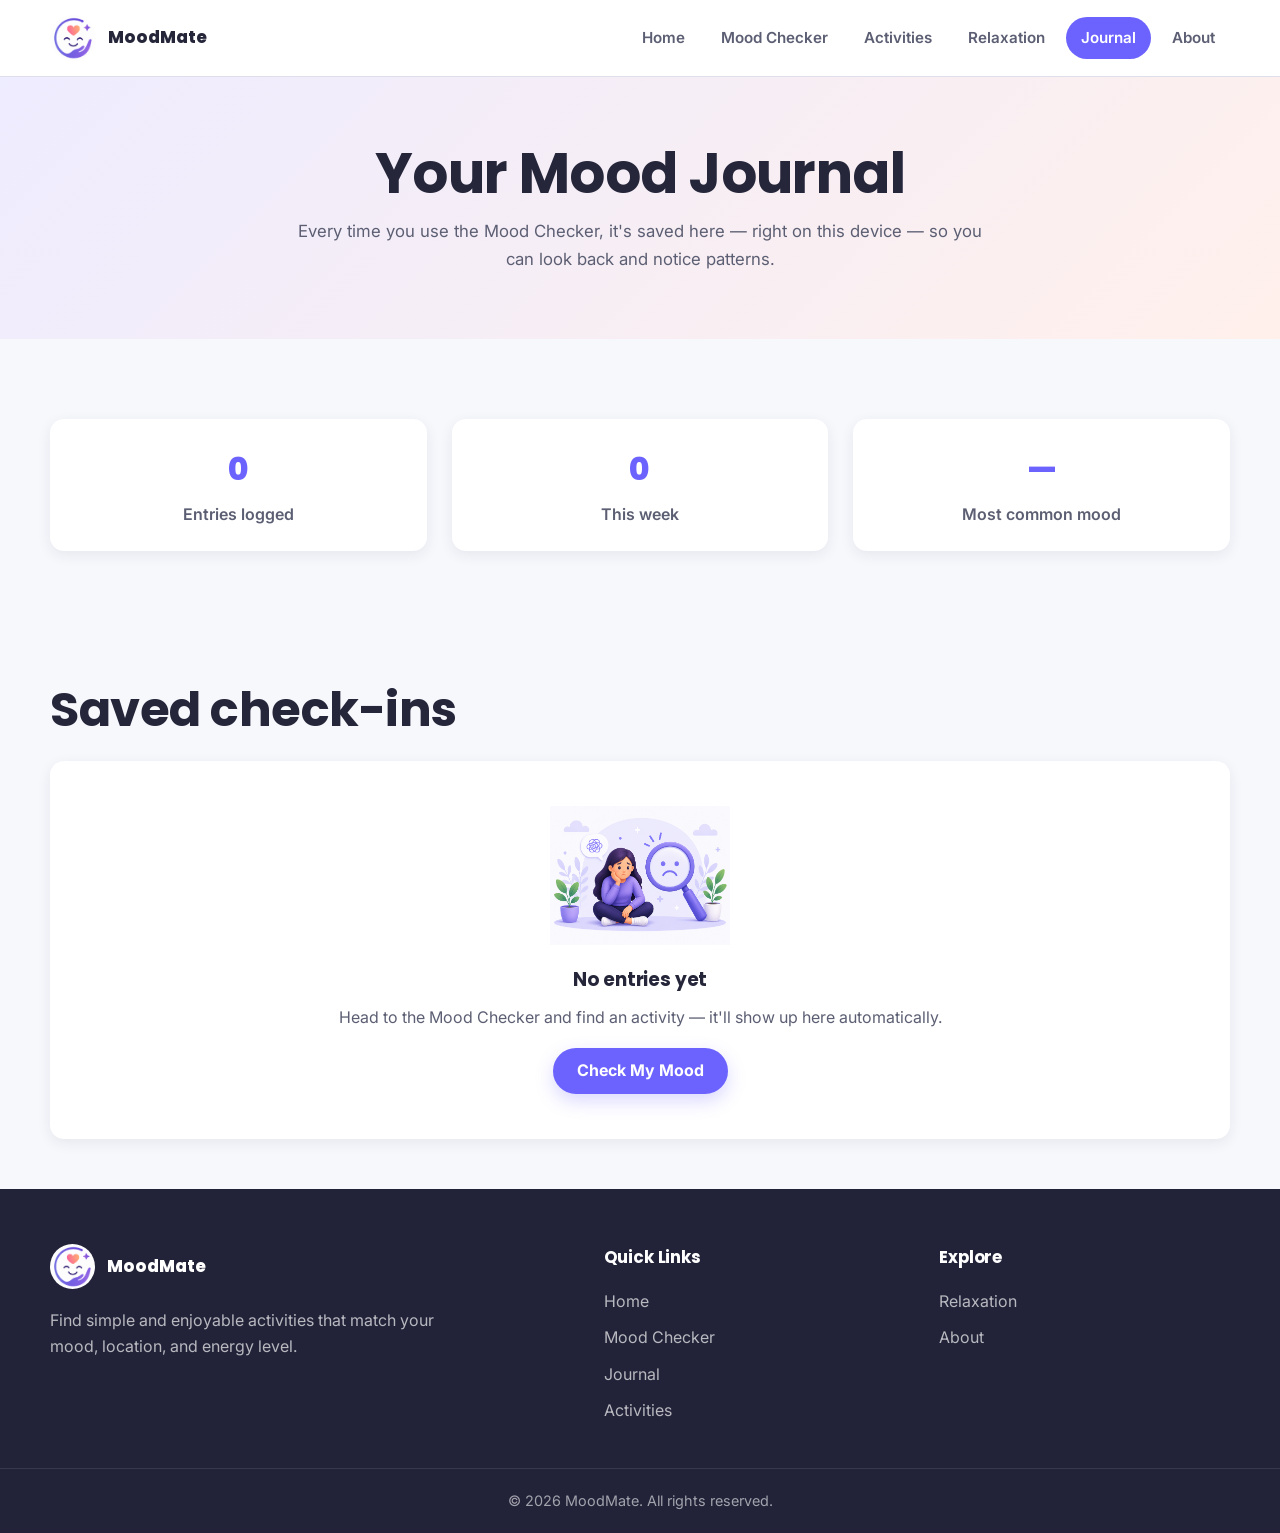
<file: journal.html>
<!DOCTYPE html>
<html lang="en">
 <head>
  <meta charset="utf-8">
  <meta content="width=device-width, initial-scale=1.0" name="viewport">
  <meta content="See your saved mood check-ins over time." name="description">
  <meta content="MoodMate" name="author">
  <title>
   Journal | MoodMate
  </title>

<link rel="icon" type="image/png" sizes="32x32" href="images/logo.png">
  <link rel="icon" type="image/png" sizes="16x16" href="images/logo.png">
  <link rel="apple-touch-icon" href="images/logo.png">
  <link rel="shortcut icon" href="images/logo.png">
  
  <link href="https://fonts.googleapis.com" rel="preconnect">
  <link crossorigin href="https://fonts.gstatic.com" rel="preconnect">
  <link href="https://fonts.googleapis.com/css2?family=Poppins:wght@500;600;700;800&family=Inter:wght@400;500;600;700&display=swap" rel="stylesheet">
  <link href="css/style.css" rel="stylesheet">
 </head>
 <body>
  <div class="site-wrapper">
   <header class="site-header">
    <div class="container navbar-container">
     <a aria-label="Go to home page" class="site-logo" href="index.html">
      <img alt="MoodMate logo" class="site-logo-image" src="images/logo.png">
      <span class="site-logo-text">
       MoodMate
      </span>
     </a>
     <button aria-controls="mainNavigation" aria-expanded="false" aria-label="Open navigation menu" class="mobile-menu-button" id="mobileMenuButton" type="button">
      <span class="menu-line">
      </span>
      <span class="menu-line">
      </span>
      <span class="menu-line">
      </span>
     </button>
     <nav aria-label="Main navigation" class="main-navigation" id="mainNavigation">
      <ul class="navigation-list">
       <li class="navigation-item">
        <a class="nav-link" href="index.html">
         Home
        </a>
       </li>
       <li class="navigation-item">
        <a class="nav-link" href="mood-checker.html">
         Mood Checker
        </a>
       </li>
       <li class="navigation-item">
        <a class="nav-link" href="activities.html">
         Activities
        </a>
       </li>
       <li class="navigation-item">
        <a class="nav-link" href="relaxation.html">
         Relaxation
        </a>
       </li>
       <li class="navigation-item">
        <a class="nav-link active" href="journal.html">
         Journal
        </a>
       </li>
       <li class="navigation-item">
        <a class="nav-link" href="about.html">
         About
        </a>
       </li>
      </ul>
     </nav>
    </div>
   </header>
   <main>
    <section class="page-hero">
     <div class="container">
      <h1 class="page-hero-title">
       Your Mood Journal
      </h1>
      <p class="page-hero-description">
       Every time you use the Mood Checker, it's saved here &mdash; right on this device &mdash; so you can look
                    back and notice patterns.
      </p>
     </div>
    </section>
    <section class="page-section">
     <div class="container">
      <div class="grid grid-three" id="journalStats">
      </div>
     </div>
    </section>
    <section class="page-section-small">
     <div class="container">
      <div class="journal-list-header">
       <h2 class="section-title" style="margin:0;">
        Saved check-ins
       </h2>
       <button class="button button-outline button-small hidden" id="clearJournal" type="button">
        Clear Journal
       </button>
      </div>
      <div class="journal-list" id="journalList">
      </div>
      <div class="no-results hidden" id="journalEmpty">
       <img alt="No journal entries yet" class="no-results-image" src="images/no-results.png">
       <h3 class="no-results-title">
        No entries yet
       </h3>
       <p class="no-results-text">
        Head to the Mood Checker and find an activity &mdash; it'll show up here automatically.
       </p>
       <div style="margin-top:18px;">
        <a class="button button-primary" href="mood-checker.html">
         Check My Mood
        </a>
       </div>
      </div>
     </div>
    </section>
   </main>
   <footer class="site-footer">
    <div class="container footer-container">
     <div class="footer-section footer-about">
      <a aria-label="Go to home page" class="footer-logo" href="index.html">
       <img alt="MoodMate logo" class="footer-logo-image" src="images/logo.png">
       <span class="footer-logo-text">
        MoodMate
       </span>
      </a>
      <p class="footer-description">
       Find simple and enjoyable activities that match your mood, location, and energy level.
      </p>
     </div>
     <div class="footer-section">
      <h2 class="footer-heading">
       Quick Links
      </h2>
      <ul class="footer-links">
       <li>
        <a href="index.html">
         Home
        </a>
       </li>
       <li>
        <a href="mood-checker.html">
         Mood Checker
        </a>
       </li>
       <li>
        <a href="journal.html">
         Journal
        </a>
       </li>
       <li>
        <a href="activities.html">
         Activities
        </a>
       </li>
      </ul>
     </div>
     <div class="footer-section">
      <h2 class="footer-heading">
       Explore
      </h2>
      <ul class="footer-links">
       <li>
        <a href="relaxation.html">
         Relaxation
        </a>
       </li>
       <li>
        <a href="about.html">
         About
        </a>
       </li>
      </ul>
     </div>
    </div>
    <div class="footer-bottom">
     <div class="container">
      <p>
       &copy;
       <span id="currentYear">
       </span>
       MoodMate. All rights reserved.
      </p>
     </div>
    </div>
   </footer>
  </div>
  <script src="js/main.js">
  </script>
  <script src="js/journal-store.js">
  </script>
  <script src="js/journal.js">
  </script>
 </body>
</html>
</file>
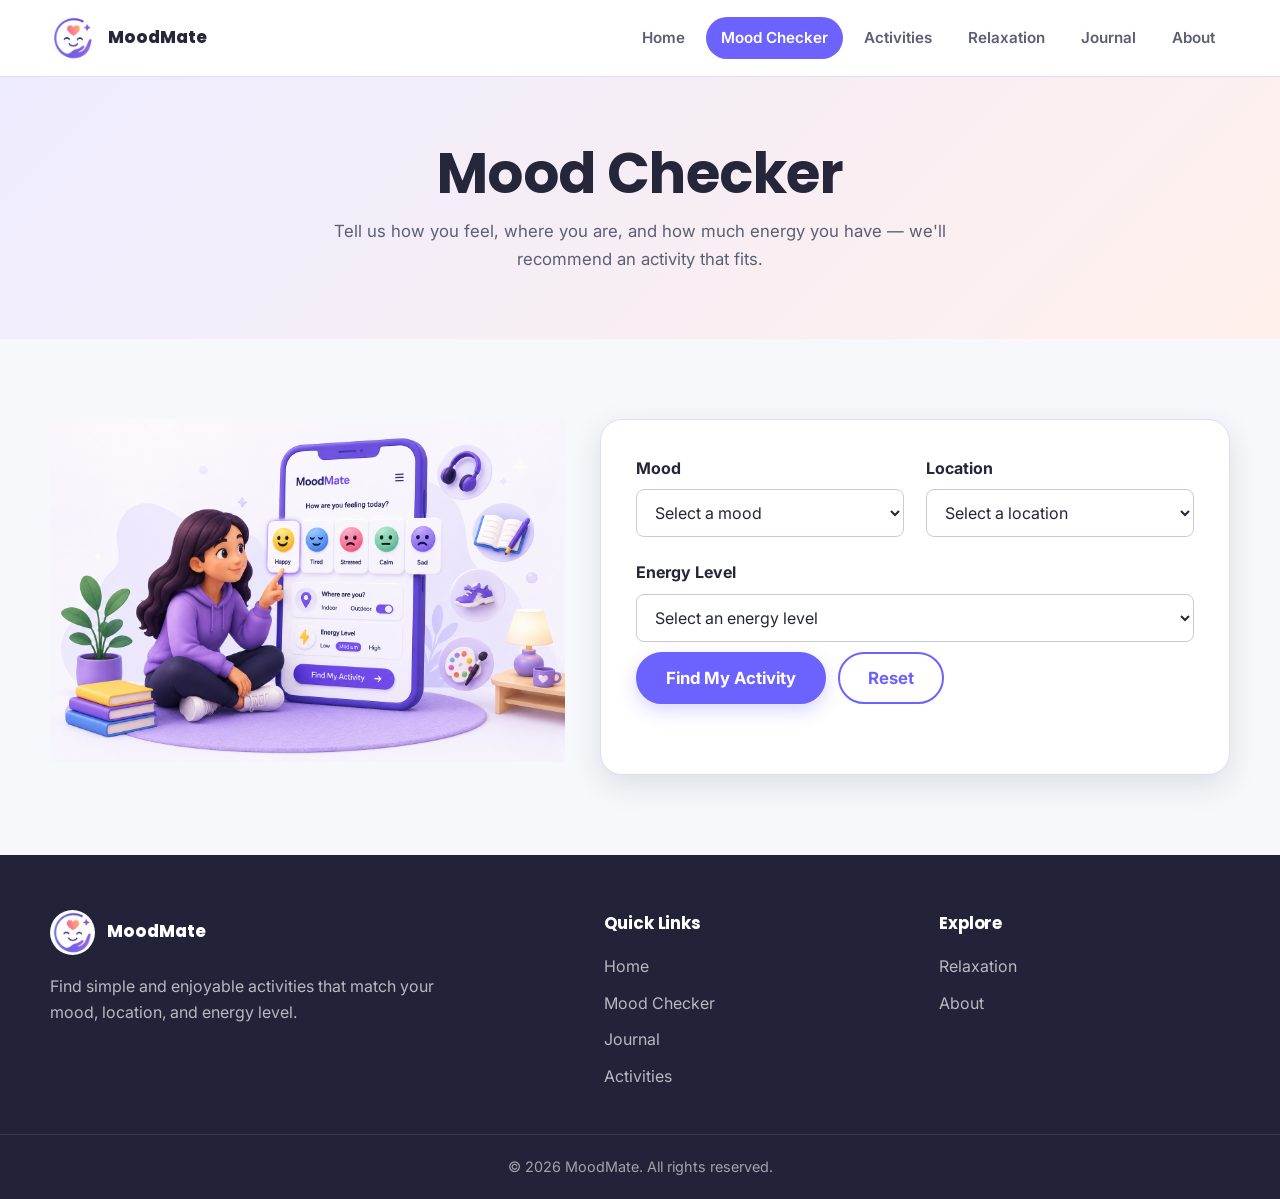
<file: mood-checker.html>
<!DOCTYPE html>
<html lang="en">
 <head>
  <meta charset="utf-8">
  <meta content="width=device-width, initial-scale=1.0" name="viewport">
  <meta content="Get an activity recommendation based on your mood, location, and energy level." name="description">
  <meta content="MoodMate" name="author">
  <title>
   Mood Checker | MoodMate
  </title>

<link rel="icon" type="image/png" sizes="32x32" href="images/logo.png">
  <link rel="icon" type="image/png" sizes="16x16" href="images/logo.png">
  <link rel="apple-touch-icon" href="images/logo.png">
  <link rel="shortcut icon" href="images/logo.png">
  
  <link href="https://fonts.googleapis.com" rel="preconnect">
  <link crossorigin href="https://fonts.gstatic.com" rel="preconnect">
  <link href="https://fonts.googleapis.com/css2?family=Poppins:wght@500;600;700;800&family=Inter:wght@400;500;600;700&display=swap" rel="stylesheet">
  <link href="css/style.css" rel="stylesheet">
 </head>
 <body>
  <div class="site-wrapper">
   <header class="site-header">
    <div class="container navbar-container">
     <a aria-label="Go to home page" class="site-logo" href="index.html">
      <img alt="MoodMate logo" class="site-logo-image" src="images/logo.png">
      <span class="site-logo-text">
       MoodMate
      </span>
     </a>
     <button aria-controls="mainNavigation" aria-expanded="false" aria-label="Open navigation menu" class="mobile-menu-button" id="mobileMenuButton" type="button">
      <span class="menu-line">
      </span>
      <span class="menu-line">
      </span>
      <span class="menu-line">
      </span>
     </button>
     <nav aria-label="Main navigation" class="main-navigation" id="mainNavigation">
      <ul class="navigation-list">
       <li class="navigation-item">
        <a class="nav-link" href="index.html">
         Home
        </a>
       </li>
       <li class="navigation-item">
        <a class="nav-link active" href="mood-checker.html">
         Mood Checker
        </a>
       </li>
       <li class="navigation-item">
        <a class="nav-link" href="activities.html">
         Activities
        </a>
       </li>
       <li class="navigation-item">
        <a class="nav-link" href="relaxation.html">
         Relaxation
        </a>
       </li>
       <li class="navigation-item">
        <a class="nav-link" href="journal.html">
         Journal
        </a>
       </li>
       <li class="navigation-item">
        <a class="nav-link" href="about.html">
         About
        </a>
       </li>
      </ul>
     </nav>
    </div>
   </header>
   <main>
    <section class="page-hero">
     <div class="container">
      <h1 class="page-hero-title">
       Mood Checker
      </h1>
      <p class="page-hero-description">
       Tell us how you feel, where you are, and how much energy you have &mdash; we'll recommend an activity that fits.
      </p>
     </div>
    </section>
    <section class="page-section">
     <div class="container mood-checker-layout">
      <div class="mood-checker-image-wrapper">
       <img alt="Illustration of three mood faces on a checklist card" class="mood-checker-image" src="images/mood-checker.png">
      </div>
      <div>
       <div class="form-card">
        <form id="moodCheckerForm" novalidate="novalidate">
         <div class="form-grid">
          <div class="form-group">
           <label class="form-label" for="mood">
            Mood
           </label>
           <select class="form-select" id="mood" name="mood" required="required">
            <option value>
             Select a mood
            </option>
            <option value="Happy">
             Happy
            </option>
            <option value="Sad">
             Sad
            </option>
            <option value="Stressed">
             Stressed
            </option>
            <option value="Anxious">
             Anxious
            </option>
            <option value="Bored">
             Bored
            </option>
            <option value="Tired">
             Tired
            </option>
            <option value="Energetic">
             Energetic
            </option>
            <option value="Calm">
             Calm
            </option>
            <option value="Lonely">
             Lonely
            </option>
            <option value="Excited">
             Excited
            </option>
            <option value="Unmotivated">
             Unmotivated
            </option>
           </select>
          </div>
          <div class="form-group">
           <label class="form-label" for="location">
            Location
           </label>
           <select class="form-select" id="location" name="location" required="required">
            <option value>
             Select a location
            </option>
            <option value="Indoor">
             Indoor
            </option>
            <option value="Outdoor">
             Outdoor
            </option>
           </select>
          </div>
          <div class="form-group form-group-full">
           <label class="form-label" for="energy">
            Energy Level
           </label>
           <select class="form-select" id="energy" name="energy" required="required">
            <option value>
             Select an energy level
            </option>
            <option value="Low">
             Low
            </option>
            <option value="Medium">
             Medium
            </option>
            <option value="High">
             High
            </option>
           </select>
          </div>
         </div>
         <div class="form-actions">
          <button class="button button-primary button-large" id="findActivityButton" type="submit">
           Find My Activity
          </button>
          <button class="button button-outline button-large" id="resetMoodForm" type="reset">
           Reset
          </button>
         </div>
        </form>
        <div class="result-area" id="resultArea">
        </div>
       </div>
      </div>
     </div>
    </section>
   </main>
   <footer class="site-footer">
    <div class="container footer-container">
     <div class="footer-section footer-about">
      <a aria-label="Go to home page" class="footer-logo" href="index.html">
       <img alt="MoodMate logo" class="footer-logo-image" src="images/logo.png">
       <span class="footer-logo-text">
        MoodMate
       </span>
      </a>
      <p class="footer-description">
       Find simple and enjoyable activities that match your mood, location, and energy level.
      </p>
     </div>
     <div class="footer-section">
      <h2 class="footer-heading">
       Quick Links
      </h2>
      <ul class="footer-links">
       <li>
        <a href="index.html">
         Home
        </a>
       </li>
       <li>
        <a href="mood-checker.html">
         Mood Checker
        </a>
       </li>
       <li>
        <a href="journal.html">
         Journal
        </a>
       </li>
       <li>
        <a href="activities.html">
         Activities
        </a>
       </li>
      </ul>
     </div>
     <div class="footer-section">
      <h2 class="footer-heading">
       Explore
      </h2>
      <ul class="footer-links">
       <li>
        <a href="relaxation.html">
         Relaxation
        </a>
       </li>
       <li>
        <a href="about.html">
         About
        </a>
       </li>
      </ul>
     </div>
    </div>
    <div class="footer-bottom">
     <div class="container">
      <p>
       &copy;
       <span id="currentYear">
       </span>
       MoodMate. All rights reserved.
      </p>
     </div>
    </div>
   </footer>
  </div>
  <script src="js/main.js">
  </script>
  <script src="js/activity-data.js">
  </script>
  <script src="js/journal-store.js">
  </script>
  <script src="js/mood-checker.js">
  </script>
 </body>
</html>
</file>
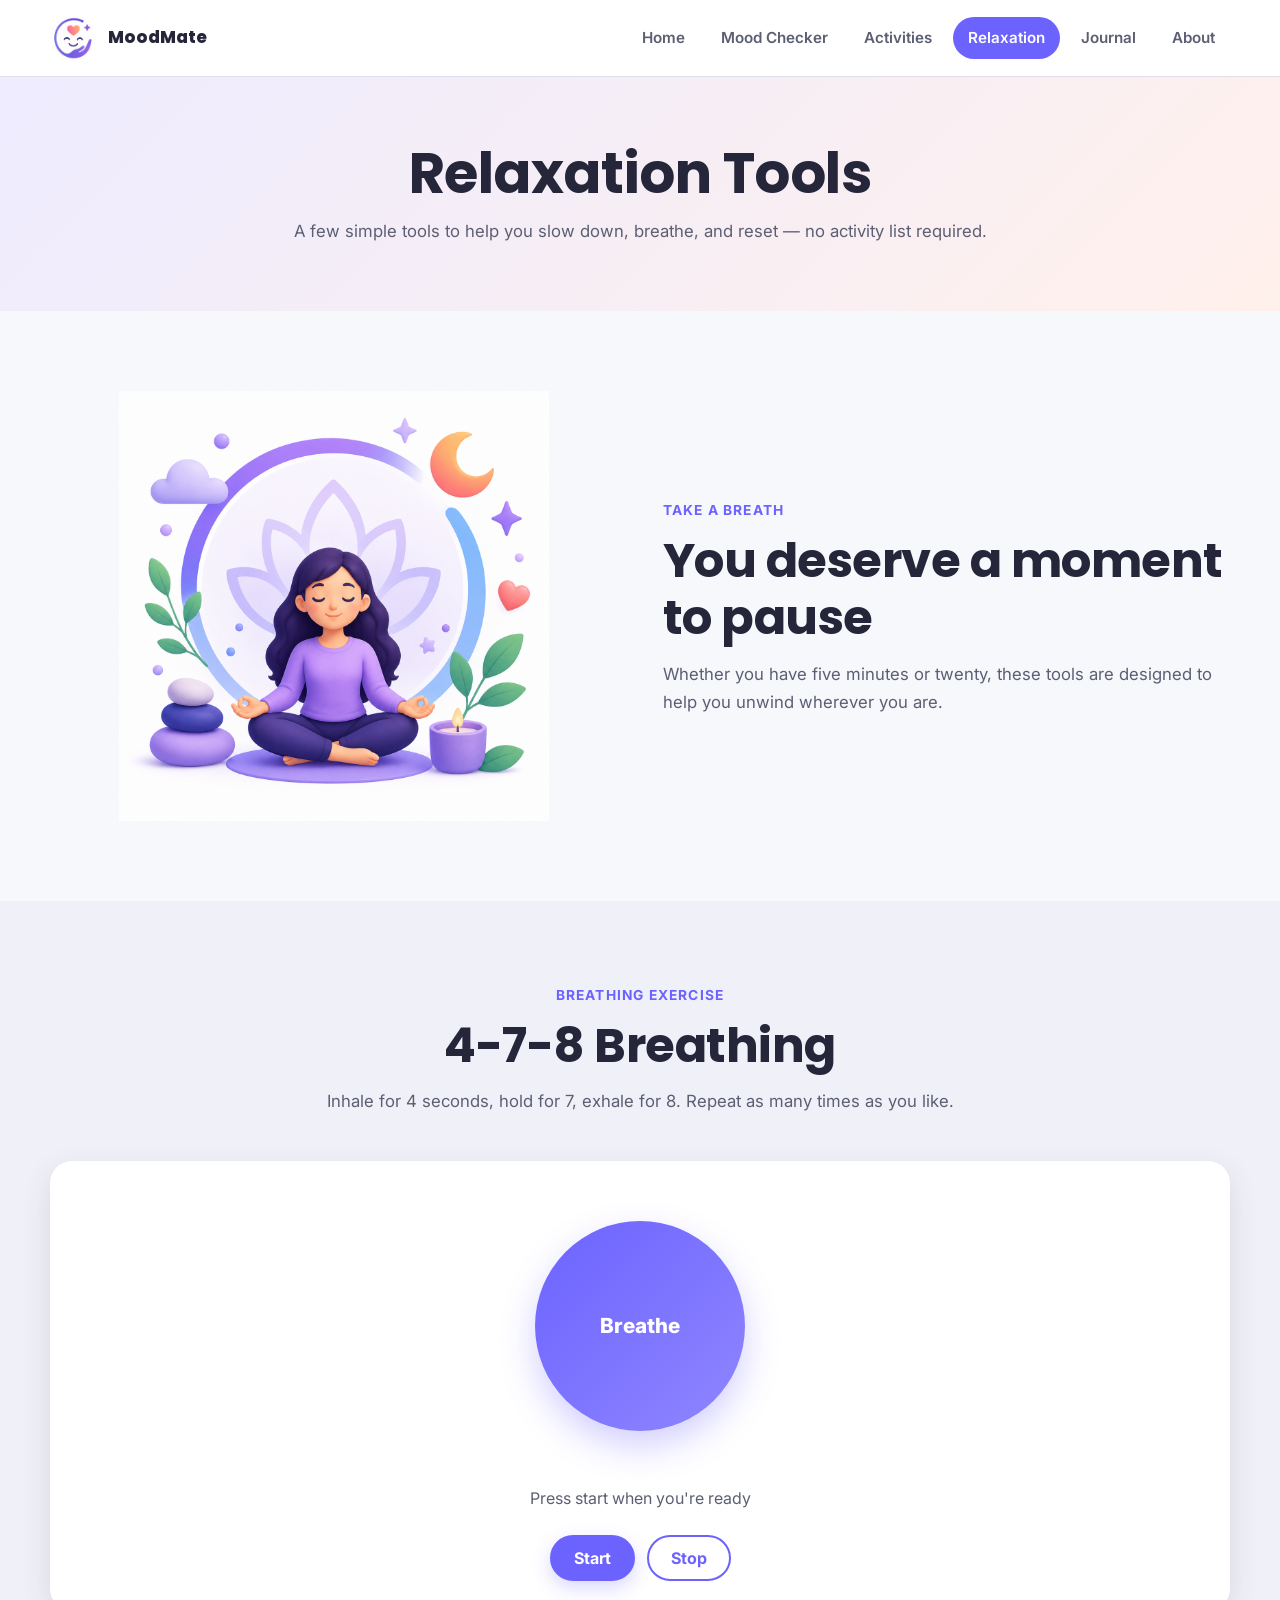
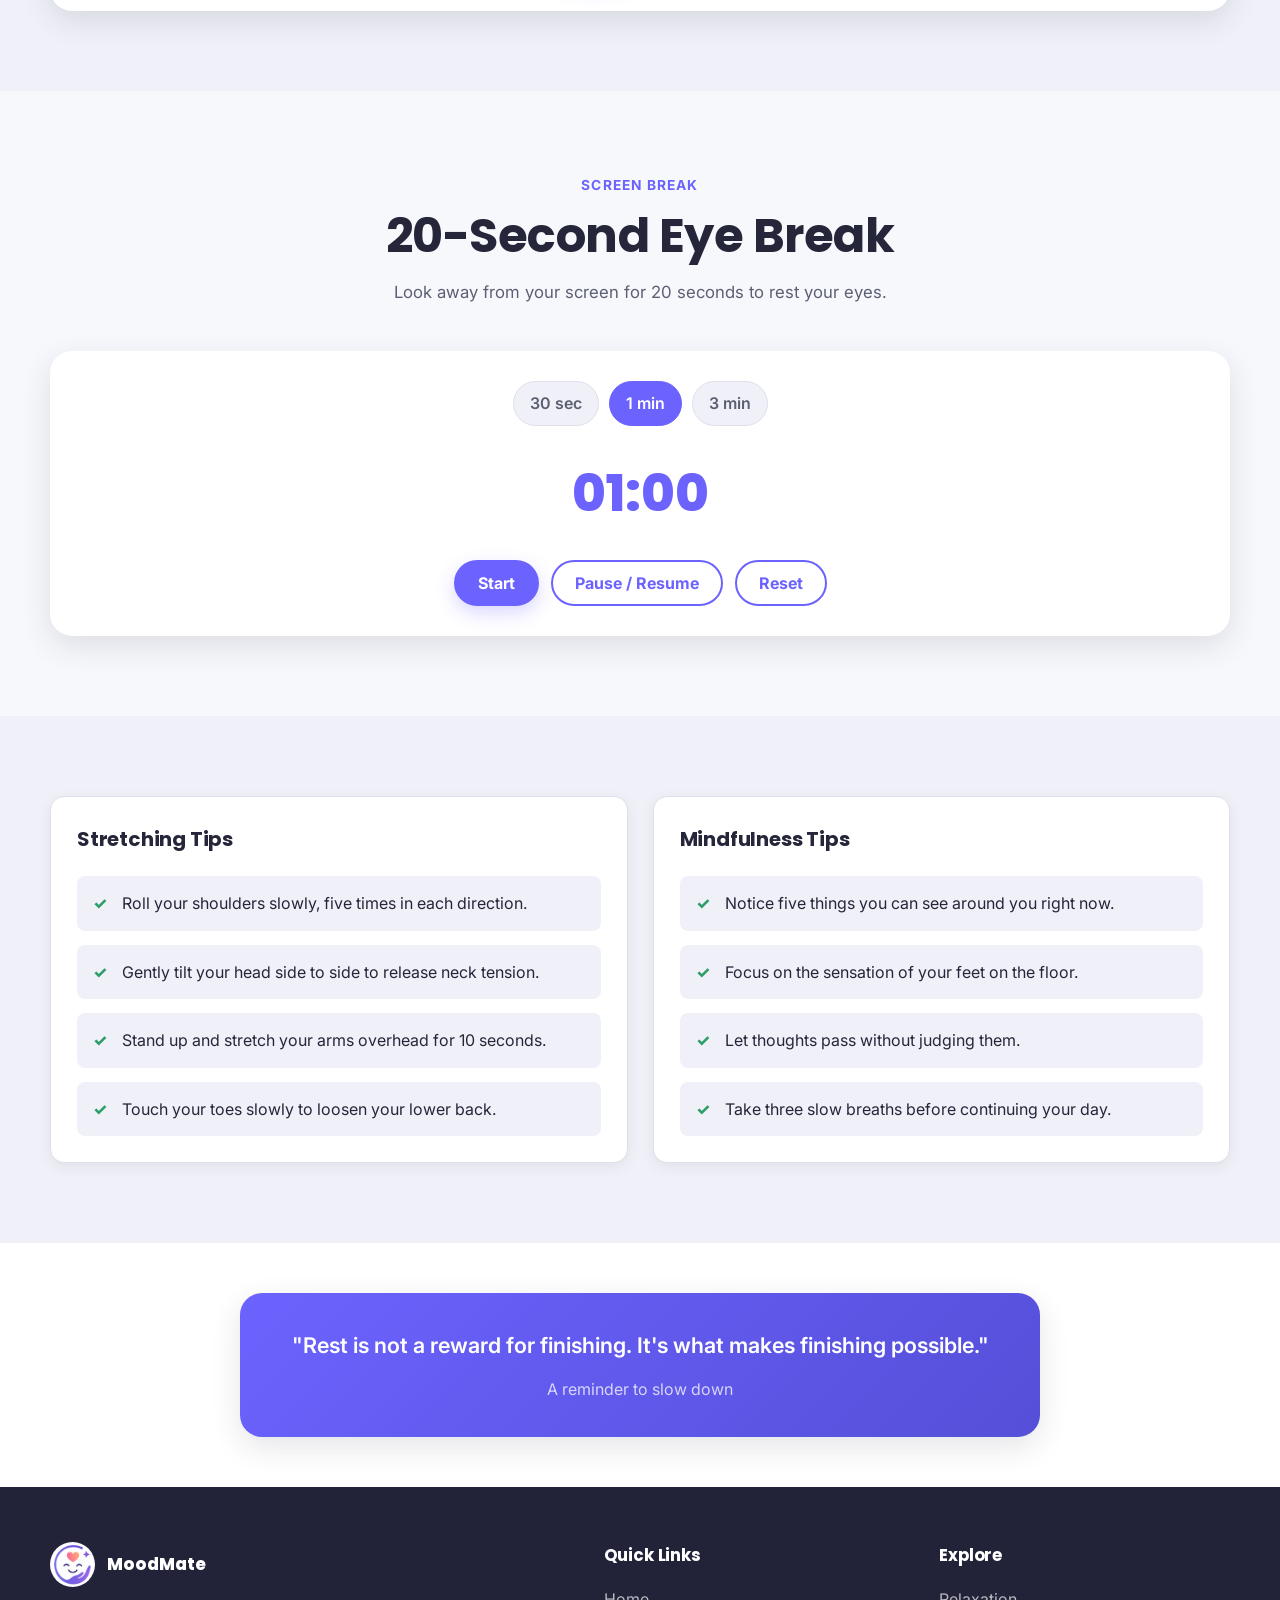
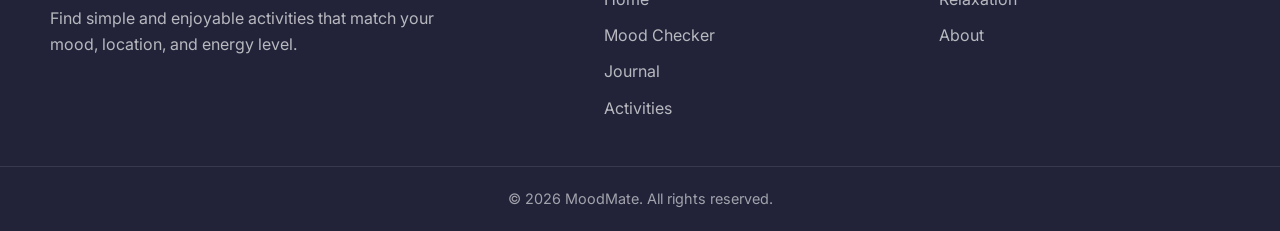
<file: relaxation.html>
<!DOCTYPE html>
<html lang="en">
 <head>
  <meta charset="utf-8">
  <meta content="width=device-width, initial-scale=1.0" name="viewport">
  <meta content="Simple breathing exercises, screen breaks, and mindfulness tips." name="description">
  <meta content="MoodMate" name="author">
  <title>
   Relaxation | MoodMate
  </title>

<link rel="icon" type="image/png" sizes="32x32" href="images/logo.png">
  <link rel="icon" type="image/png" sizes="16x16" href="images/logo.png">
  <link rel="apple-touch-icon" href="images/logo.png">
  <link rel="shortcut icon" href="images/logo.png">
  
  <link href="https://fonts.googleapis.com" rel="preconnect">
  <link crossorigin href="https://fonts.gstatic.com" rel="preconnect">
  <link href="https://fonts.googleapis.com/css2?family=Poppins:wght@500;600;700;800&family=Inter:wght@400;500;600;700&display=swap" rel="stylesheet">
  <link href="css/style.css" rel="stylesheet">
 </head>
 <body>
  <div class="site-wrapper">
   <header class="site-header">
    <div class="container navbar-container">
     <a aria-label="Go to home page" class="site-logo" href="index.html">
      <img alt="MoodMate logo" class="site-logo-image" src="images/logo.png">
      <span class="site-logo-text">
       MoodMate
      </span>
     </a>
     <button aria-controls="mainNavigation" aria-expanded="false" aria-label="Open navigation menu" class="mobile-menu-button" id="mobileMenuButton" type="button">
      <span class="menu-line">
      </span>
      <span class="menu-line">
      </span>
      <span class="menu-line">
      </span>
     </button>
     <nav aria-label="Main navigation" class="main-navigation" id="mainNavigation">
      <ul class="navigation-list">
       <li class="navigation-item">
        <a class="nav-link" href="index.html">
         Home
        </a>
       </li>
       <li class="navigation-item">
        <a class="nav-link" href="mood-checker.html">
         Mood Checker
        </a>
       </li>
       <li class="navigation-item">
        <a class="nav-link" href="activities.html">
         Activities
        </a>
       </li>
       <li class="navigation-item">
        <a class="nav-link active" href="relaxation.html">
         Relaxation
        </a>
       </li>
       <li class="navigation-item">
        <a class="nav-link" href="journal.html">
         Journal
        </a>
       </li>
       <li class="navigation-item">
        <a class="nav-link" href="about.html">
         About
        </a>
       </li>
      </ul>
     </nav>
    </div>
   </header>
   <main>
    <section class="page-hero">
     <div class="container">
      <h1 class="page-hero-title">
       Relaxation Tools
      </h1>
      <p class="page-hero-description">
       A few simple tools to help you slow down, breathe, and reset &mdash; no activity list required.
      </p>
     </div>
    </section>
    <section class="page-section">
     <div class="container relaxation-intro">
      <img alt="Illustration of a person breathing calmly" class="relaxation-image" src="images/relaxation.png">
      <div>
       <span class="section-label">
        Take a breath
       </span>
       <h2 class="section-title">
        You deserve a moment to pause
       </h2>
       <p class="section-description">
        Whether you have five minutes or twenty, these tools are designed to help you unwind
                    wherever you are.
       </p>
      </div>
     </div>
    </section>
    <section class="page-section section-soft">
     <div class="container">
      <div class="section-header">
       <span class="section-label">
        Breathing Exercise
       </span>
       <h2 class="section-title">
        4-7-8 Breathing
       </h2>
       <p class="section-description">
        Inhale for 4 seconds, hold for 7, exhale for 8. Repeat as many times as you like.
       </p>
      </div>
      <div class="exercise-card text-center">
       <div class="breathing-circle" id="breathingCircle">
        Breathe
       </div>
       <p class="loading-message" id="breathingInstruction" aria-live="polite">
        Press start when you're ready
       </p>
       <div class="timer-controls">
        <button class="button button-primary" id="startBreathing" type="button">
         Start
        </button>
        <button class="button button-outline" id="stopBreathing" type="button">
         Stop
        </button>
       </div>
      </div>
     </div>
    </section>
    <section class="page-section">
     <div class="container">
      <div class="section-header">
       <span class="section-label">
        Screen Break
       </span>
       <h2 class="section-title">
        20-Second Eye Break
       </h2>
       <p class="section-description">
        Look away from your screen for 20 seconds to rest your eyes.
       </p>
      </div>
      <div class="exercise-card text-center">
       <div class="filter-buttons" id="timeChoices" style="justify-content:center; margin-bottom:20px;">
        <button class="filter-button" data-seconds="30" type="button" aria-pressed="false">
         30 sec
        </button>
        <button class="filter-button active" data-seconds="60" type="button" aria-pressed="true">
         1 min
        </button>
        <button class="filter-button" data-seconds="180" type="button" aria-pressed="false">
         3 min
        </button>
       </div>
       <div class="timer-display" id="timerDisplay" aria-live="polite">
        01:00
       </div>
       <div class="timer-controls">
        <button class="button button-primary" id="startTimer" type="button">
         Start
        </button>
        <button class="button button-outline" id="pauseTimer" type="button">
         Pause / Resume
        </button>
        <button class="button button-outline" id="resetTimer" type="button">
         Reset
        </button>
       </div>
      </div>
     </div>
    </section>
    <section class="page-section section-soft">
     <div class="container grid grid-two">
      <div class="card">
       <h3 class="card-title">
        Stretching Tips
       </h3>
       <ul class="relaxation-list">
        <li>
         Roll your shoulders slowly, five times in each direction.
        </li>
        <li>
         Gently tilt your head side to side to release neck tension.
        </li>
        <li>
         Stand up and stretch your arms overhead for 10 seconds.
        </li>
        <li>
         Touch your toes slowly to loosen your lower back.
        </li>
       </ul>
      </div>
      <div class="card">
       <h3 class="card-title">
        Mindfulness Tips
       </h3>
       <ul class="relaxation-list">
        <li>
         Notice five things you can see around you right now.
        </li>
        <li>
         Focus on the sensation of your feet on the floor.
        </li>
        <li>
         Let thoughts pass without judging them.
        </li>
        <li>
         Take three slow breaths before continuing your day.
        </li>
       </ul>
      </div>
     </div>
    </section>
    <section class="page-section-small section-background">
     <div class="container">
      <div class="quote-box">
       <p class="quote-text">
        "Rest is not a reward for finishing. It's what makes finishing possible."
       </p>
       <p class="quote-label">
        A reminder to slow down
       </p>
      </div>
     </div>
    </section>
   </main>
   <footer class="site-footer">
    <div class="container footer-container">
     <div class="footer-section footer-about">
      <a aria-label="Go to home page" class="footer-logo" href="index.html">
       <img alt="MoodMate logo" class="footer-logo-image" src="images/logo.png">
       <span class="footer-logo-text">
        MoodMate
       </span>
      </a>
      <p class="footer-description">
       Find simple and enjoyable activities that match your mood, location, and energy level.
      </p>
     </div>
     <div class="footer-section">
      <h2 class="footer-heading">
       Quick Links
      </h2>
      <ul class="footer-links">
       <li>
        <a href="index.html">
         Home
        </a>
       </li>
       <li>
        <a href="mood-checker.html">
         Mood Checker
        </a>
       </li>
       <li>
        <a href="journal.html">
         Journal
        </a>
       </li>
       <li>
        <a href="activities.html">
         Activities
        </a>
       </li>
      </ul>
     </div>
     <div class="footer-section">
      <h2 class="footer-heading">
       Explore
      </h2>
      <ul class="footer-links">
       <li>
        <a href="relaxation.html">
         Relaxation
        </a>
       </li>
       <li>
        <a href="about.html">
         About
        </a>
       </li>
       
      </ul>
     </div>
    </div>
    <div class="footer-bottom">
     <div class="container">
      <p>
       &copy;
       <span id="currentYear">
       </span>
       MoodMate. All rights reserved.
      </p>
     </div>
    </div>
   </footer>
  </div>
  <script src="js/main.js">
  </script>
  <script src="js/relaxation.js">
  </script>
 </body>
</html>
</file>
<file: css/style.css>
/* =========================================================
   1. CSS VARIABLES
   ========================================================= */

:root {
    --primary-color: #6c63ff;
    --primary-dark: #554fd8;
    --primary-light: #eeecff;

    --secondary-color: #ff8a65;
    --secondary-light: #fff0eb;

    --success-color: #2e9d67;
    --success-light: #e8f7ef;

    --danger-color: #d9534f;
    --danger-light: #fdeceb;

    --warning-color: #e0a800;
    --warning-light: #fff7d6;

    --text-dark: #25263a;
    --text-medium: #5c5f73;
    --text-light: #7d8092;

    --background-color: #f7f8fc;
    --surface-color: #ffffff;
    --surface-soft: #f0f1f8;

    --border-color: #dedfea;
    --border-dark: #c9cbd8;

    --shadow-small: 0 4px 14px rgba(37, 38, 58, 0.08);
    --shadow-medium: 0 10px 30px rgba(37, 38, 58, 0.12);
    --shadow-large: 0 18px 45px rgba(37, 38, 58, 0.16);

    --radius-small: 8px;
    --radius-medium: 14px;
    --radius-large: 22px;
    --radius-round: 999px;

    --transition-fast: 0.2s ease;
    --transition-normal: 0.3s ease;

    --container-width: 1180px;

    --font-family: "Inter", "Segoe UI", Arial, Helvetica, sans-serif;
    --font-heading: "Poppins", "Segoe UI", Arial, Helvetica, sans-serif;
}


/* =========================================================
   2. RESET AND BASE STYLES
   ========================================================= */

* {
    box-sizing: border-box;
    margin: 0;
    padding: 0;
}

html {
    scroll-behavior: smooth;
}

body {
    min-height: 100vh;
    font-family: var(--font-family);
    font-size: 16px;
    line-height: 1.65;
    color: var(--text-dark);
    background-color: var(--background-color);
}

h1, h2, h3, h4, h5, h6 {
    font-family: var(--font-heading);
    font-weight: 700;
    letter-spacing: -0.01em;
}

img {
    display: block;
    max-width: 100%;
    height: auto;
}

a {
    color: inherit;
    text-decoration: none;
}

button,
input,
select,
textarea {
    font: inherit;
}

button {
    cursor: pointer;
}

ul,
ol {
    list-style-position: inside;
}

.site-wrapper {
    min-height: 100vh;
    display: flex;
    flex-direction: column;
}

main {
    flex: 1;
}

::selection {
    color: #ffffff;
    background-color: var(--primary-color);
}


/* =========================================================
   3. REUSABLE LAYOUT
   ========================================================= */

.container {
    width: min(100% - 40px, var(--container-width));
    margin-inline: auto;
}

.page-section {
    padding: 80px 0;
}

.page-section-small {
    padding: 50px 0;
}

.section-background {
    background-color: var(--surface-color);
}

.section-soft {
    background-color: var(--surface-soft);
}

.section-header {
    max-width: 720px;
    margin: 0 auto 45px;
    text-align: center;
}

.section-label {
    display: inline-block;
    margin-bottom: 10px;
    color: var(--primary-color);
    font-size: 0.86rem;
    font-weight: 700;
    letter-spacing: 1.2px;
    text-transform: uppercase;
}

.section-title {
    margin-bottom: 14px;
    font-size: clamp(2rem, 4vw, 3rem);
    line-height: 1.2;
}

.section-description {
    color: var(--text-medium);
    font-size: 1.05rem;
}

.grid {
    display: grid;
    gap: 25px;
}

.grid-two {
    grid-template-columns: repeat(2, minmax(0, 1fr));
}

.grid-three {
    grid-template-columns: repeat(3, minmax(0, 1fr));
}

.grid-four {
    grid-template-columns: repeat(4, minmax(0, 1fr));
}

.text-center {
    text-align: center;
}

.hidden {
    display: none !important;
}

.full-width {
    width: 100%;
}


/* =========================================================
   4. HEADER AND NAVIGATION
   ========================================================= */

.site-header {
    position: sticky;
    top: 0;
    z-index: 1000;
    background-color: rgba(255, 255, 255, 0.96);
    border-bottom: 1px solid var(--border-color);
    backdrop-filter: blur(10px);
}

.navbar-container {
    min-height: 76px;
    display: flex;
    align-items: center;
    justify-content: space-between;
    gap: 30px;
}

.site-logo {
    display: inline-flex;
    align-items: center;
    gap: 12px;
    flex-shrink: 0;
}

.site-logo-image {
    width: 46px;
    height: 46px;
    object-fit: contain;
    border-radius: 50%;
}

.site-logo-text {
    color: var(--text-dark);
    font-family: var(--font-heading);
    font-size: 1.05rem;
    font-weight: 800;
    white-space: nowrap;
}

.main-navigation {
    display: block;
}

.navigation-list {
    display: flex;
    align-items: center;
    gap: 6px;
    list-style: none;
}

.navigation-item {
    list-style: none;
}

.nav-link {
    position: relative;
    display: inline-flex;
    align-items: center;
    min-height: 42px;
    padding: 8px 15px;
    color: var(--text-medium);
    font-size: 0.95rem;
    font-weight: 600;
    border-radius: var(--radius-round);
    transition:
        color var(--transition-fast),
        background-color var(--transition-fast);
}

.nav-link:hover {
    color: var(--primary-color);
    background-color: var(--primary-light);
}

.nav-link.active {
    color: #ffffff;
    background-color: var(--primary-color);
}

.mobile-menu-button {
    display: none;
    width: 44px;
    height: 44px;
    padding: 10px;
    background-color: var(--primary-light);
    border: none;
    border-radius: var(--radius-small);
}

.menu-line {
    display: block;
    width: 100%;
    height: 3px;
    margin: 4px 0;
    background-color: var(--primary-color);
    border-radius: var(--radius-round);
    transition: transform var(--transition-fast);
}


/* =========================================================
   5. BUTTONS
   ========================================================= */

.button,
.btn {
    display: inline-flex;
    align-items: center;
    justify-content: center;
    gap: 8px;
    min-height: 46px;
    padding: 11px 22px;
    font-weight: 700;
    line-height: 1.2;
    text-align: center;
    border: 2px solid transparent;
    border-radius: var(--radius-round);
    transition:
        transform var(--transition-fast),
        background-color var(--transition-fast),
        border-color var(--transition-fast),
        color var(--transition-fast),
        box-shadow var(--transition-fast);
}

.button:hover,
.btn:hover {
    transform: translateY(-2px);
}

.button-primary,
.btn-primary {
    color: #ffffff;
    background-color: var(--primary-color);
    border-color: var(--primary-color);
    box-shadow: 0 7px 18px rgba(108, 99, 255, 0.25);
}

.button-primary:hover,
.btn-primary:hover {
    background-color: var(--primary-dark);
    border-color: var(--primary-dark);
}

.button-secondary,
.btn-secondary {
    color: #ffffff;
    background-color: var(--secondary-color);
    border-color: var(--secondary-color);
}

.button-secondary:hover,
.btn-secondary:hover {
    background-color: #ec7654;
    border-color: #ec7654;
}

.button-outline,
.btn-outline {
    color: var(--primary-color);
    background-color: transparent;
    border-color: var(--primary-color);
}

.button-outline:hover,
.btn-outline:hover {
    color: #ffffff;
    background-color: var(--primary-color);
}

.button-light,
.btn-light {
    color: var(--text-dark);
    background-color: #ffffff;
    border-color: #ffffff;
}

.button-light:hover,
.btn-light:hover {
    color: var(--primary-color);
}

.button-small {
    min-height: 38px;
    padding: 8px 16px;
    font-size: 0.9rem;
}

.button-large {
    min-height: 52px;
    padding: 14px 28px;
    font-size: 1.05rem;
}

.button:disabled,
.btn:disabled {
    cursor: not-allowed;
    opacity: 0.55;
    transform: none;
}


/* =========================================================
   6. HERO SECTIONS
   ========================================================= */

.hero {
    position: relative;
    overflow: hidden;
    padding: 90px 0;
    background:
        radial-gradient(circle at top left, rgba(108, 99, 255, 0.20), transparent 40%),
        linear-gradient(135deg, #f8f7ff, #fff7f3);
}

.hero::after {
    content: "";
    position: absolute;
    right: -120px;
    bottom: -150px;
    width: 360px;
    height: 360px;
    background-color: rgba(255, 138, 101, 0.12);
    border-radius: 50%;
}

.hero-content {
    position: relative;
    z-index: 1;
    display: grid;
    grid-template-columns: 1.1fr 0.9fr;
    align-items: center;
    gap: 50px;
}

.hero-text {
    max-width: 650px;
}

.hero-badge {
    display: inline-flex;
    align-items: center;
    gap: 8px;
    margin-bottom: 20px;
    padding: 8px 16px;
    color: var(--primary-color);
    font-size: 0.9rem;
    font-weight: 700;
    background-color: var(--primary-light);
    border-radius: var(--radius-round);
}

.hero-title {
    margin-bottom: 20px;
    font-size: clamp(2.6rem, 6vw, 4.7rem);
    line-height: 1.08;
    letter-spacing: -1px;
}

.hero-title-highlight {
    color: var(--primary-color);
}

.hero-description {
    max-width: 590px;
    margin-bottom: 30px;
    color: var(--text-medium);
    font-size: 1.12rem;
}

.hero-actions {
    display: flex;
    flex-wrap: wrap;
    gap: 14px;
}

.hero-image-wrapper {
    position: relative;
    z-index: 1;
}

.hero-image {
    width: 100%;
    max-height: 470px;
    object-fit: contain;
}

.page-hero {
    padding: 65px 0;
    text-align: center;
    background: linear-gradient(135deg, var(--primary-light), var(--secondary-light));
}

.page-hero-title {
    margin-bottom: 12px;
    font-size: clamp(2.2rem, 5vw, 3.5rem);
    line-height: 1.15;
}

.page-hero-description {
    max-width: 700px;
    margin: 0 auto;
    color: var(--text-medium);
    font-size: 1.05rem;
}


/* =========================================================
   7. CARDS
   ========================================================= */

.card {
    padding: 26px;
    background-color: var(--surface-color);
    border: 1px solid var(--border-color);
    border-radius: var(--radius-medium);
    box-shadow: var(--shadow-small);
    transition:
        transform var(--transition-normal),
        box-shadow var(--transition-normal),
        border-color var(--transition-normal);
}

.card:hover {
    transform: translateY(-5px);
    border-color: rgba(108, 99, 255, 0.35);
    box-shadow: var(--shadow-medium);
}

.card-icon {
    width: 58px;
    height: 58px;
    margin-bottom: 18px;
    display: grid;
    place-items: center;
    color: var(--primary-color);
    font-size: 1.7rem;
    background-color: var(--primary-light);
    border-radius: 16px;
}

.card-title {
    margin-bottom: 10px;
    font-size: 1.25rem;
}

.card-description {
    color: var(--text-medium);
}

.info-card {
    padding: 24px;
    text-align: center;
    background-color: var(--surface-color);
    border-radius: var(--radius-medium);
    box-shadow: var(--shadow-small);
}

.info-card-number {
    display: block;
    margin-bottom: 5px;
    color: var(--primary-color);
    font-size: 2rem;
    font-weight: 800;
    font-family: var(--font-heading);
}

.info-card-label {
    color: var(--text-medium);
    font-weight: 600;
}


/* =========================================================
   8. FORMS
   ========================================================= */

.form-card {
    max-width: 760px;
    margin: 0 auto;
    padding: 35px;
    background-color: var(--surface-color);
    border: 1px solid var(--border-color);
    border-radius: var(--radius-large);
    box-shadow: var(--shadow-medium);
}

.form-grid {
    display: grid;
    grid-template-columns: repeat(2, minmax(0, 1fr));
    gap: 22px;
}

.form-group {
    display: flex;
    flex-direction: column;
    gap: 8px;
}

.form-group-full {
    grid-column: 1 / -1;
}

.form-label {
    color: var(--text-dark);
    font-weight: 700;
}

.form-control,
.form-select,
.form-textarea {
    width: 100%;
    min-height: 48px;
    padding: 12px 14px;
    color: var(--text-dark);
    background-color: #ffffff;
    border: 1px solid var(--border-dark);
    border-radius: var(--radius-small);
    outline: none;
    transition:
        border-color var(--transition-fast),
        box-shadow var(--transition-fast),
        background-color var(--transition-fast);
}

.form-textarea {
    min-height: 150px;
    resize: vertical;
}

.form-control:focus,
.form-select:focus,
.form-textarea:focus {
    border-color: var(--primary-color);
    box-shadow: 0 0 0 4px rgba(108, 99, 255, 0.12);
}

.form-control::placeholder,
.form-textarea::placeholder {
    color: #a3a5b1;
}

.form-error {
    min-height: 20px;
    color: var(--danger-color);
    font-size: 0.86rem;
}

.input-error {
    border-color: var(--danger-color);
    background-color: var(--danger-light);
}

.form-actions {
    margin-top: 10px;
    display: flex;
    flex-wrap: wrap;
    gap: 12px;
}

.success-message {
    margin-top: 25px;
    padding: 18px;
    color: var(--success-color);
    text-align: center;
    background-color: var(--success-light);
    border: 1px solid rgba(46, 157, 103, 0.25);
    border-radius: var(--radius-small);
}

.error-message {
    margin-top: 25px;
    padding: 18px;
    color: var(--danger-color);
    text-align: center;
    background-color: var(--danger-light);
    border: 1px solid rgba(217, 83, 79, 0.25);
    border-radius: var(--radius-small);
}


/* =========================================================
   9. HOME PAGE
   ========================================================= */

.mood-card {
    cursor: pointer;
    padding: 25px 18px;
    text-align: center;
    background-color: var(--surface-color);
    border: 1px solid var(--border-color);
    border-radius: var(--radius-medium);
    box-shadow: var(--shadow-small);
    transition:
        transform var(--transition-fast),
        border-color var(--transition-fast),
        box-shadow var(--transition-fast);
}

.mood-card:hover {
    transform: translateY(-5px);
    border-color: var(--primary-color);
    box-shadow: var(--shadow-medium);
}

.mood-icon {
    margin-bottom: 12px;
    font-size: 2.6rem;
}

.mood-name {
    font-size: 1rem;
    font-weight: 700;
}

.steps-grid {
    counter-reset: step;
}

.step-card {
    position: relative;
    padding: 30px;
    background-color: var(--surface-color);
    border-radius: var(--radius-medium);
    box-shadow: var(--shadow-small);
}

.step-card::before {
    counter-increment: step;
    content: counter(step);
    width: 42px;
    height: 42px;
    margin-bottom: 18px;
    display: grid;
    place-items: center;
    color: #ffffff;
    font-weight: 800;
    background-color: var(--primary-color);
    border-radius: 50%;
}

.featured-card {
    overflow: hidden;
    background-color: var(--surface-color);
    border-radius: var(--radius-medium);
    box-shadow: var(--shadow-small);
}

.featured-card-image {
    width: 100%;
    height: 210px;
    object-fit: cover;
}

.featured-card-content {
    padding: 23px;
}

.quote-box {
    max-width: 800px;
    margin: 0 auto;
    padding: 35px;
    text-align: center;
    background: linear-gradient(135deg, var(--primary-color), var(--primary-dark));
    border-radius: var(--radius-large);
    box-shadow: var(--shadow-medium);
}

.quote-text {
    margin-bottom: 12px;
    color: #ffffff;
    font-size: 1.35rem;
    font-weight: 600;
}

.quote-label {
    color: rgba(255, 255, 255, 0.75);
}

.cta-section {
    color: #ffffff;
    text-align: center;
    background: linear-gradient(135deg, var(--primary-color), #8c70ff);
}

.cta-title {
    margin-bottom: 14px;
    font-size: clamp(2rem, 4vw, 3rem);
}

.cta-description {
    max-width: 650px;
    margin: 0 auto 26px;
    color: rgba(255, 255, 255, 0.85);
}


/* =========================================================
   10. MOOD CHECKER PAGE
   ========================================================= */

.mood-checker-layout {
    display: grid;
    grid-template-columns: minmax(0, 0.9fr) minmax(0, 1.1fr);
    align-items: start;
    gap: 35px;
}

.mood-checker-image {
    width: 100%;
    max-height: 500px;
    object-fit: contain;
}

.result-area {
    margin-top: 35px;
}

.result-card {
    padding: 30px;
    background-color: var(--surface-color);
    border: 2px solid var(--primary-light);
    border-radius: var(--radius-large);
    box-shadow: var(--shadow-medium);
}

.result-card-heading {
    margin-bottom: 8px;
    color: var(--primary-color);
    font-size: 0.9rem;
    font-weight: 800;
    letter-spacing: 1px;
    text-transform: uppercase;
}

.result-card-title {
    margin-bottom: 14px;
    font-size: 1.8rem;
}

.result-card-description {
    margin-bottom: 20px;
    color: var(--text-medium);
}

.result-details {
    display: flex;
    flex-wrap: wrap;
    gap: 10px;
}

.detail-badge {
    display: inline-flex;
    align-items: center;
    padding: 7px 13px;
    color: var(--primary-dark);
    font-size: 0.9rem;
    font-weight: 600;
    background-color: var(--primary-light);
    border-radius: var(--radius-round);
}

.loading-message {
    padding: 24px;
    color: var(--text-medium);
    text-align: center;
}


/* =========================================================
   11. ACTIVITIES PAGE
   ========================================================= */

.activity-controls {
    margin-bottom: 35px;
    padding: 25px;
    background-color: var(--surface-color);
    border-radius: var(--radius-medium);
    box-shadow: var(--shadow-small);
}

.search-wrapper {
    margin-bottom: 20px;
}

.activity-search {
    width: 100%;
    min-height: 50px;
    padding: 12px 16px;
    border: 1px solid var(--border-dark);
    border-radius: var(--radius-round);
    outline: none;
}

.activity-search:focus {
    border-color: var(--primary-color);
    box-shadow: 0 0 0 4px rgba(108, 99, 255, 0.12);
}

.filter-group {
    margin-top: 18px;
}

.filter-heading {
    margin-bottom: 10px;
    font-size: 1rem;
}

.filter-buttons {
    display: flex;
    flex-wrap: wrap;
    gap: 10px;
}

.filter-button {
    min-height: 38px;
    padding: 8px 16px;
    color: var(--text-medium);
    font-weight: 600;
    background-color: var(--surface-soft);
    border: 1px solid var(--border-color);
    border-radius: var(--radius-round);
    transition:
        color var(--transition-fast),
        background-color var(--transition-fast),
        border-color var(--transition-fast);
}

.filter-button:hover {
    color: var(--primary-color);
    border-color: var(--primary-color);
}

.filter-button.active {
    color: #ffffff;
    background-color: var(--primary-color);
    border-color: var(--primary-color);
}

.results-summary {
    margin-bottom: 22px;
    color: var(--text-medium);
    font-weight: 600;
}

.activities-grid {
    display: grid;
    grid-template-columns: repeat(3, minmax(0, 1fr));
    gap: 25px;
}

.activity-card {
    display: flex;
    flex-direction: column;
    padding: 25px;
    background-color: var(--surface-color);
    border: 1px solid var(--border-color);
    border-radius: var(--radius-medium);
    box-shadow: var(--shadow-small);
    transition:
        transform var(--transition-normal),
        box-shadow var(--transition-normal);
}

.activity-card:hover {
    transform: translateY(-5px);
    box-shadow: var(--shadow-medium);
}

.activity-card-id {
    margin-bottom: 8px;
    color: var(--primary-color);
    font-size: 0.8rem;
    font-weight: 800;
}

.activity-card-title {
    margin-bottom: 10px;
    font-size: 1.3rem;
}

.activity-card-description {
    margin-bottom: 18px;
    color: var(--text-medium);
}

.activity-card-details {
    margin-top: auto;
    display: flex;
    flex-wrap: wrap;
    gap: 8px;
}

.activity-tag {
    padding: 6px 11px;
    color: var(--text-medium);
    font-size: 0.82rem;
    font-weight: 600;
    background-color: var(--surface-soft);
    border-radius: var(--radius-round);
}

.no-results {
    padding: 45px 20px;
    text-align: center;
    background-color: var(--surface-color);
    border-radius: var(--radius-medium);
    box-shadow: var(--shadow-small);
}

.no-results-image {
    width: 180px;
    margin: 0 auto 20px;
}

.no-results-title {
    margin-bottom: 8px;
}

.no-results-text {
    color: var(--text-medium);
}

.xml-view-link {
    margin-top: 35px;
    text-align: center;
}


/* =========================================================
   12. RELAXATION PAGE
   ========================================================= */

.relaxation-intro {
    display: grid;
    grid-template-columns: repeat(2, minmax(0, 1fr));
    align-items: center;
    gap: 45px;
}

.relaxation-image {
    width: 100%;
    max-height: 430px;
    object-fit: contain;
}

.exercise-card {
    padding: 30px;
    background-color: var(--surface-color);
    border-radius: var(--radius-large);
    box-shadow: var(--shadow-medium);
}

.breathing-circle {
    width: 210px;
    height: 210px;
    margin: 30px auto;
    display: grid;
    place-items: center;
    color: #ffffff;
    font-size: 1.3rem;
    font-weight: 800;
    text-align: center;
    background: linear-gradient(135deg, var(--primary-color), #8f86ff);
    border-radius: 50%;
    box-shadow: 0 15px 35px rgba(108, 99, 255, 0.30);
    transition:
        transform 4s ease-in-out,
        background-color var(--transition-normal);
}

.breathing-circle.expand {
    transform: scale(1.25);
}

.breathing-circle.shrink {
    transform: scale(0.85);
}

.timer-display {
    margin: 25px 0;
    color: var(--primary-color);
    font-size: 3.2rem;
    font-weight: 800;
    text-align: center;
    font-family: var(--font-heading);
}

.timer-controls {
    display: flex;
    flex-wrap: wrap;
    justify-content: center;
    gap: 12px;
}

.back-to-top {
    position: fixed;
    right: 24px;
    bottom: 24px;
    width: 46px;
    height: 46px;
    color: #ffffff;
    font-size: 1.3rem;
    background-color: var(--primary-color);
    border: none;
    border-radius: var(--radius-round);
    box-shadow: 0 6px 16px rgba(0, 0, 0, 0.2);
    cursor: pointer;
    z-index: 999;
}

.back-to-top:hover {
    background-color: var(--primary-dark);
}

.back-to-top.hidden {
    display: none;
}

.relaxation-list {
    display: grid;
    gap: 14px;
    margin-top: 20px;
    list-style: none;
}

.relaxation-list li {
    position: relative;
    padding: 14px 15px 14px 45px;
    background-color: var(--surface-soft);
    border-radius: var(--radius-small);
}

.relaxation-list li::before {
    content: "✓";
    position: absolute;
    left: 16px;
    color: var(--success-color);
    font-weight: 800;
}


/* =========================================================
   13. CONTACT PAGE
   ========================================================= */

.contact-layout {
    display: grid;
    grid-template-columns: minmax(0, 0.8fr) minmax(0, 1.2fr);
    align-items: center;
    gap: 45px;
}

.contact-image {
    width: 100%;
    max-height: 500px;
    object-fit: contain;
}

.contact-info {
    margin-top: 25px;
    display: grid;
    gap: 14px;
}

.contact-info-item {
    padding: 16px;
    background-color: var(--surface-color);
    border-radius: var(--radius-small);
    box-shadow: var(--shadow-small);
}

.character-count {
    color: var(--text-light);
    font-size: 0.82rem;
    text-align: right;
}


/* =========================================================
   14. FOOTER
   ========================================================= */

.site-footer {
    margin-top: auto;
    color: rgba(255, 255, 255, 0.84);
    background-color: #222339;
}

.footer-container {
    padding-top: 55px;
    padding-bottom: 45px;
    display: grid;
    grid-template-columns: 1.4fr 0.8fr 0.8fr;
    gap: 45px;
}

.footer-logo {
    display: inline-flex;
    align-items: center;
    gap: 12px;
    margin-bottom: 18px;
}

.footer-logo-image {
    width: 45px;
    height: 45px;
    object-fit: contain;
    border-radius: 50%;
}

.footer-logo-text {
    color: #ffffff;
    font-family: var(--font-heading);
    font-size: 1.05rem;
    font-weight: 800;
}

.footer-description {
    max-width: 430px;
    color: rgba(255, 255, 255, 0.68);
}

.footer-heading {
    margin-bottom: 16px;
    color: #ffffff;
    font-size: 1.05rem;
}

.footer-links {
    display: grid;
    gap: 10px;
    list-style: none;
}

.footer-links li {
    list-style: none;
}

.footer-links a {
    color: rgba(255, 255, 255, 0.68);
    transition: color var(--transition-fast);
}

.footer-links a:hover {
    color: #ffffff;
}

.footer-bottom {
    padding: 20px 0;
    text-align: center;
    border-top: 1px solid rgba(255, 255, 255, 0.10);
}

.footer-bottom p {
    color: rgba(255, 255, 255, 0.58);
    font-size: 0.9rem;
}


/* =========================================================
   15. TABLET RESPONSIVE STYLES
   ========================================================= */

@media (max-width: 992px) {

    .hero-content,
    .mood-checker-layout,
    .contact-layout,
    .relaxation-intro {
        grid-template-columns: 1fr;
    }

    .hero-text {
        max-width: none;
        text-align: center;
    }

    .hero-description {
        margin-inline: auto;
    }

    .hero-actions {
        justify-content: center;
    }

    .hero-image {
        max-height: 380px;
    }

    .grid-four {
        grid-template-columns: repeat(2, minmax(0, 1fr));
    }

    .activities-grid,
    .grid-three {
        grid-template-columns: repeat(2, minmax(0, 1fr));
    }

    .footer-container {
        grid-template-columns: 1.2fr 0.8fr;
    }

    .footer-about {
        grid-column: 1 / -1;
    }
}


/* =========================================================
   16. MOBILE NAVIGATION
   ========================================================= */

@media (max-width: 820px) {

    .navbar-container {
        position: relative;
        min-height: 70px;
    }

    .site-logo-text {
        font-size: 0.95rem;
    }

    .site-logo-image {
        width: 40px;
        height: 40px;
    }

    .mobile-menu-button {
        display: block;
    }

    .main-navigation {
        position: absolute;
        top: calc(100% + 1px);
        left: 20px;
        right: 20px;
        display: none;
        padding: 15px;
        background-color: #ffffff;
        border: 1px solid var(--border-color);
        border-radius: var(--radius-medium);
        box-shadow: var(--shadow-medium);
    }

    .main-navigation.open {
        display: block;
    }

    .navigation-list {
        flex-direction: column;
        align-items: stretch;
        gap: 6px;
    }

    .nav-link {
        width: 100%;
        justify-content: center;
        border-radius: var(--radius-small);
    }

    .mobile-menu-button.active .menu-line:nth-child(1) {
        transform: translateY(7px) rotate(45deg);
    }

    .mobile-menu-button.active .menu-line:nth-child(2) {
        opacity: 0;
    }

    .mobile-menu-button.active .menu-line:nth-child(3) {
        transform: translateY(-7px) rotate(-45deg);
    }
}


/* =========================================================
   17. SMALL MOBILE RESPONSIVE STYLES
   ========================================================= */

@media (max-width: 650px) {

    .container {
        width: min(100% - 28px, var(--container-width));
    }

    .page-section {
        padding: 58px 0;
    }

    .page-section-small {
        padding: 38px 0;
    }

    .hero {
        padding: 65px 0;
    }

    .hero-title {
        font-size: 2.55rem;
    }

    .hero-description {
        font-size: 1rem;
    }

    .hero-actions,
    .form-actions,
    .timer-controls {
        flex-direction: column;
    }

    .hero-actions .button,
    .form-actions .button,
    .timer-controls .button {
        width: 100%;
    }

    .grid-two,
    .grid-three,
    .grid-four,
    .activities-grid,
    .form-grid {
        grid-template-columns: 1fr;
    }

    .form-group-full {
        grid-column: auto;
    }

    .form-card {
        padding: 24px 18px;
    }

    .activity-controls {
        padding: 20px;
    }

    .filter-buttons {
        display: grid;
        grid-template-columns: repeat(2, minmax(0, 1fr));
    }

    .filter-button {
        width: 100%;
    }

    .breathing-circle {
        width: 175px;
        height: 175px;
    }

    .timer-display {
        font-size: 2.7rem;
    }

    .footer-container {
        grid-template-columns: 1fr;
        gap: 30px;
        text-align: center;
    }

    .footer-about {
        grid-column: auto;
    }

    .footer-logo {
        justify-content: center;
    }

    .footer-description {
        margin-inline: auto;
    }
}


/* =========================================================
   18. VERY SMALL MOBILE STYLES
   ========================================================= */

@media (max-width: 420px) {

    .site-logo-text {
        max-width: 170px;
        white-space: normal;
        line-height: 1.2;
    }

    .hero-title {
        font-size: 2.15rem;
    }

    .page-hero-title {
        font-size: 2rem;
    }

    .section-title {
        font-size: 1.85rem;
    }

    .filter-buttons {
        grid-template-columns: 1fr;
    }

    .card,
    .activity-card,
    .result-card,
    .exercise-card {
        padding: 20px;
    }
}


/* =========================================================
   19. ACCESSIBILITY
   ========================================================= */

a:focus-visible,
button:focus-visible,
input:focus-visible,
select:focus-visible,
textarea:focus-visible {
    outline: 3px solid rgba(108, 99, 255, 0.40);
    outline-offset: 3px;
}

@media (prefers-reduced-motion: reduce) {

    *,
    *::before,
    *::after {
        scroll-behavior: auto !important;
        transition-duration: 0.01ms !important;
        animation-duration: 0.01ms !important;
        animation-iteration-count: 1 !important;
    }
}


/* =========================================================
   20. PRINT STYLES
   ========================================================= */

@media print {

    .site-header,
    .site-footer,
    .mobile-menu-button,
    .button,
    .btn,
    .activity-controls {
        display: none !important;
    }

    body {
        color: #000000;
        background-color: #ffffff;
    }

    .card,
    .activity-card,
    .result-card {
        box-shadow: none;
        break-inside: avoid;
    }
}


/* =========================================================
   14. JOURNAL PAGE
   ========================================================= */

.journal-list-header {
    display: flex;
    align-items: center;
    justify-content: space-between;
    flex-wrap: wrap;
    gap: 14px;
    margin-bottom: 22px;
}

.journal-list {
    display: flex;
    flex-direction: column;
    gap: 16px;
}

.journal-entry {
    display: flex;
    align-items: flex-start;
    justify-content: space-between;
    gap: 16px;
    padding: 22px 25px;
    background-color: var(--surface-color);
    border: 1px solid var(--border-color);
    border-radius: var(--radius-medium);
    box-shadow: var(--shadow-small);
}

.journal-entry-date {
    margin-bottom: 6px;
    color: var(--text-light);
    font-size: 0.85rem;
    font-weight: 600;
}

.journal-entry-title {
    margin-bottom: 6px;
    font-size: 1.2rem;
}

.journal-entry-activity {
    margin-bottom: 12px;
    color: var(--text-medium);
}

.journal-entry-tags {
    display: flex;
    flex-wrap: wrap;
    gap: 8px;
}

.journal-delete {
    flex-shrink: 0;
    width: 34px;
    height: 34px;
    color: var(--danger-color);
    font-size: 0.95rem;
    background-color: var(--danger-light);
    border: none;
    border-radius: var(--radius-round);
    cursor: pointer;
    transition: opacity var(--transition-fast);
}

.journal-delete:hover {
    opacity: 0.75;
}

.result-saved-note {
    margin-top: 16px;
    color: var(--success-color);
    font-size: 0.9rem;
    font-weight: 600;
}

.result-saved-note a {
    color: inherit;
    text-decoration: underline;
}

/* Activities page: favorites, mark-as-done, surprise me */

.activity-card {
    position: relative;
}

.favorite-btn {
    position: absolute;
    top: 18px;
    right: 18px;
    width: 34px;
    height: 34px;
    color: var(--text-light);
    font-size: 1.2rem;
    line-height: 1;
    background-color: var(--surface-soft);
    border: none;
    border-radius: var(--radius-round);
    cursor: pointer;
    transition: color var(--transition-fast), background-color var(--transition-fast);
}

.favorite-btn:hover {
    color: var(--danger-color);
}

.favorite-btn.active {
    color: #ffffff;
    background-color: var(--danger-color);
}

.activity-card-actions {
    margin-top: 16px;
}

.activity-done {
    opacity: 0.6;
}

.activity-done .activity-card-title {
    text-decoration: line-through;
}

.activity-highlight {
    outline: 3px solid var(--primary-color);
    outline-offset: 3px;
}
</file>
